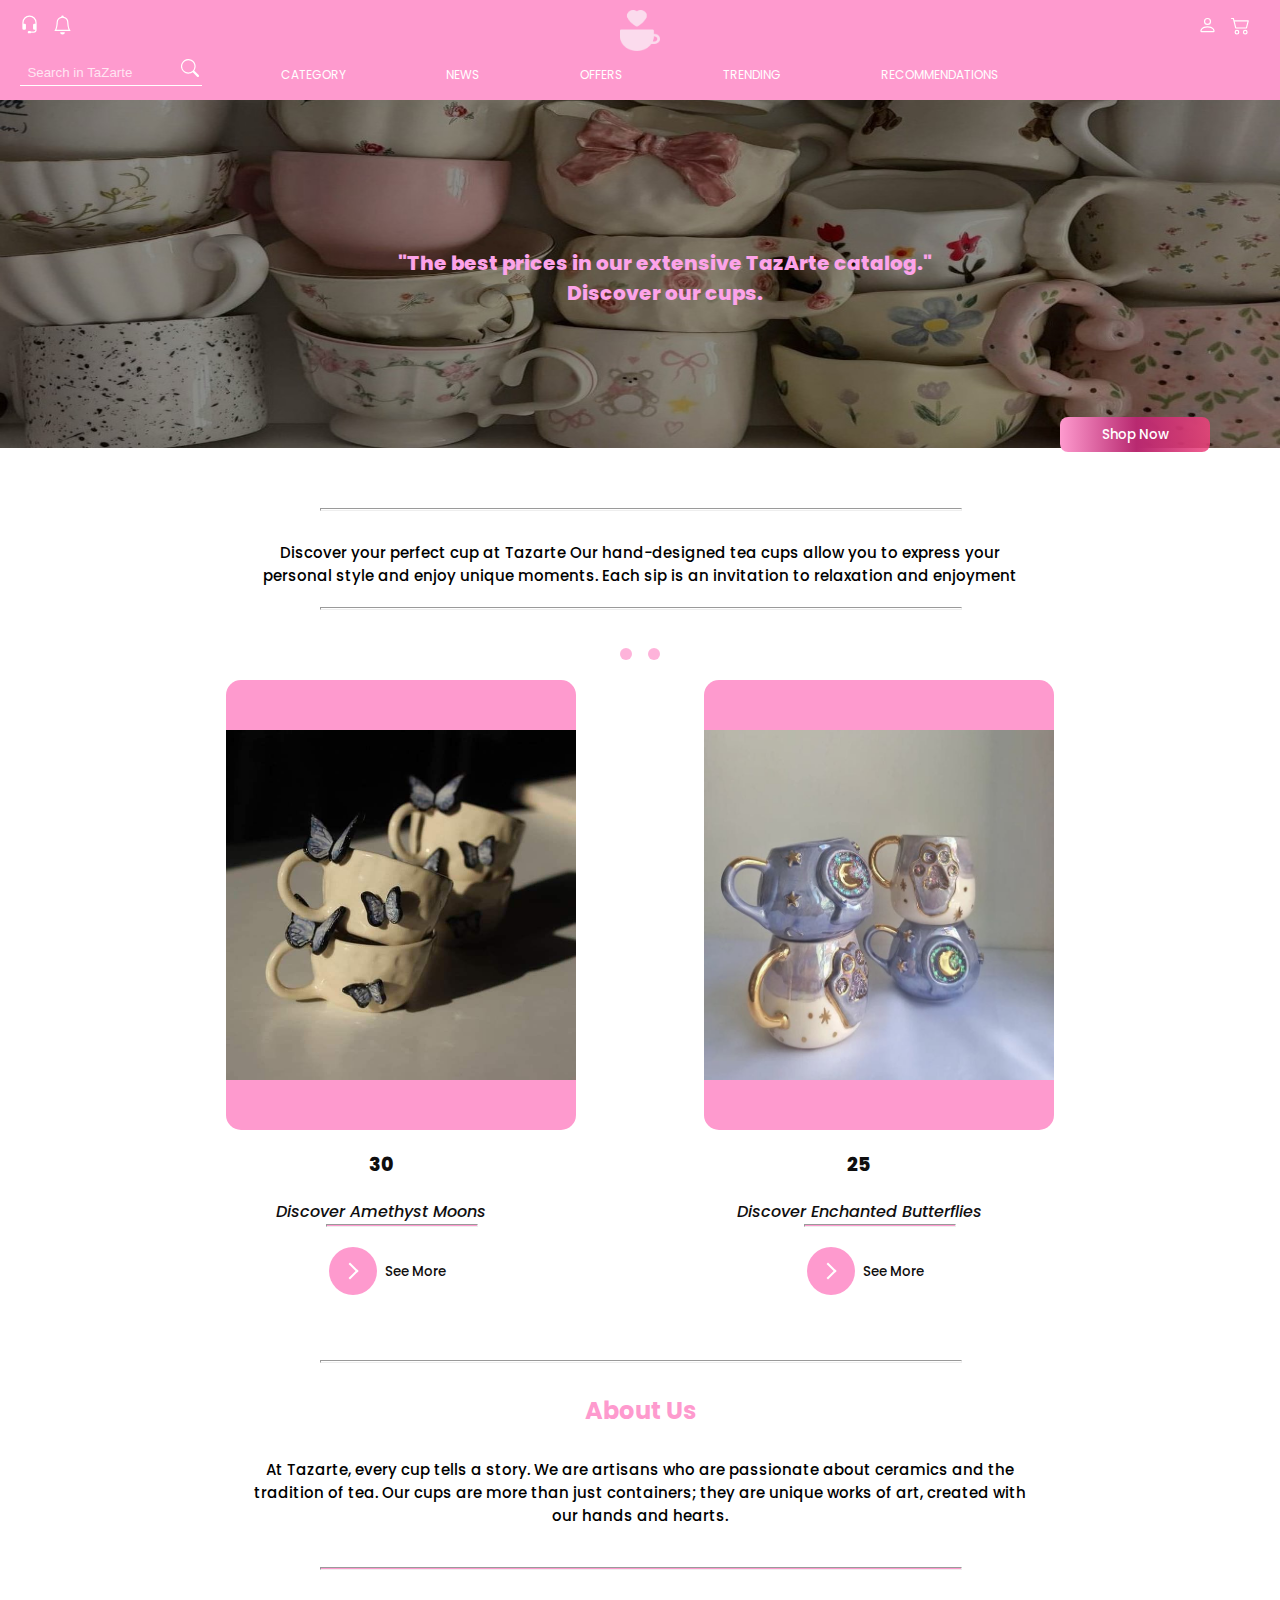
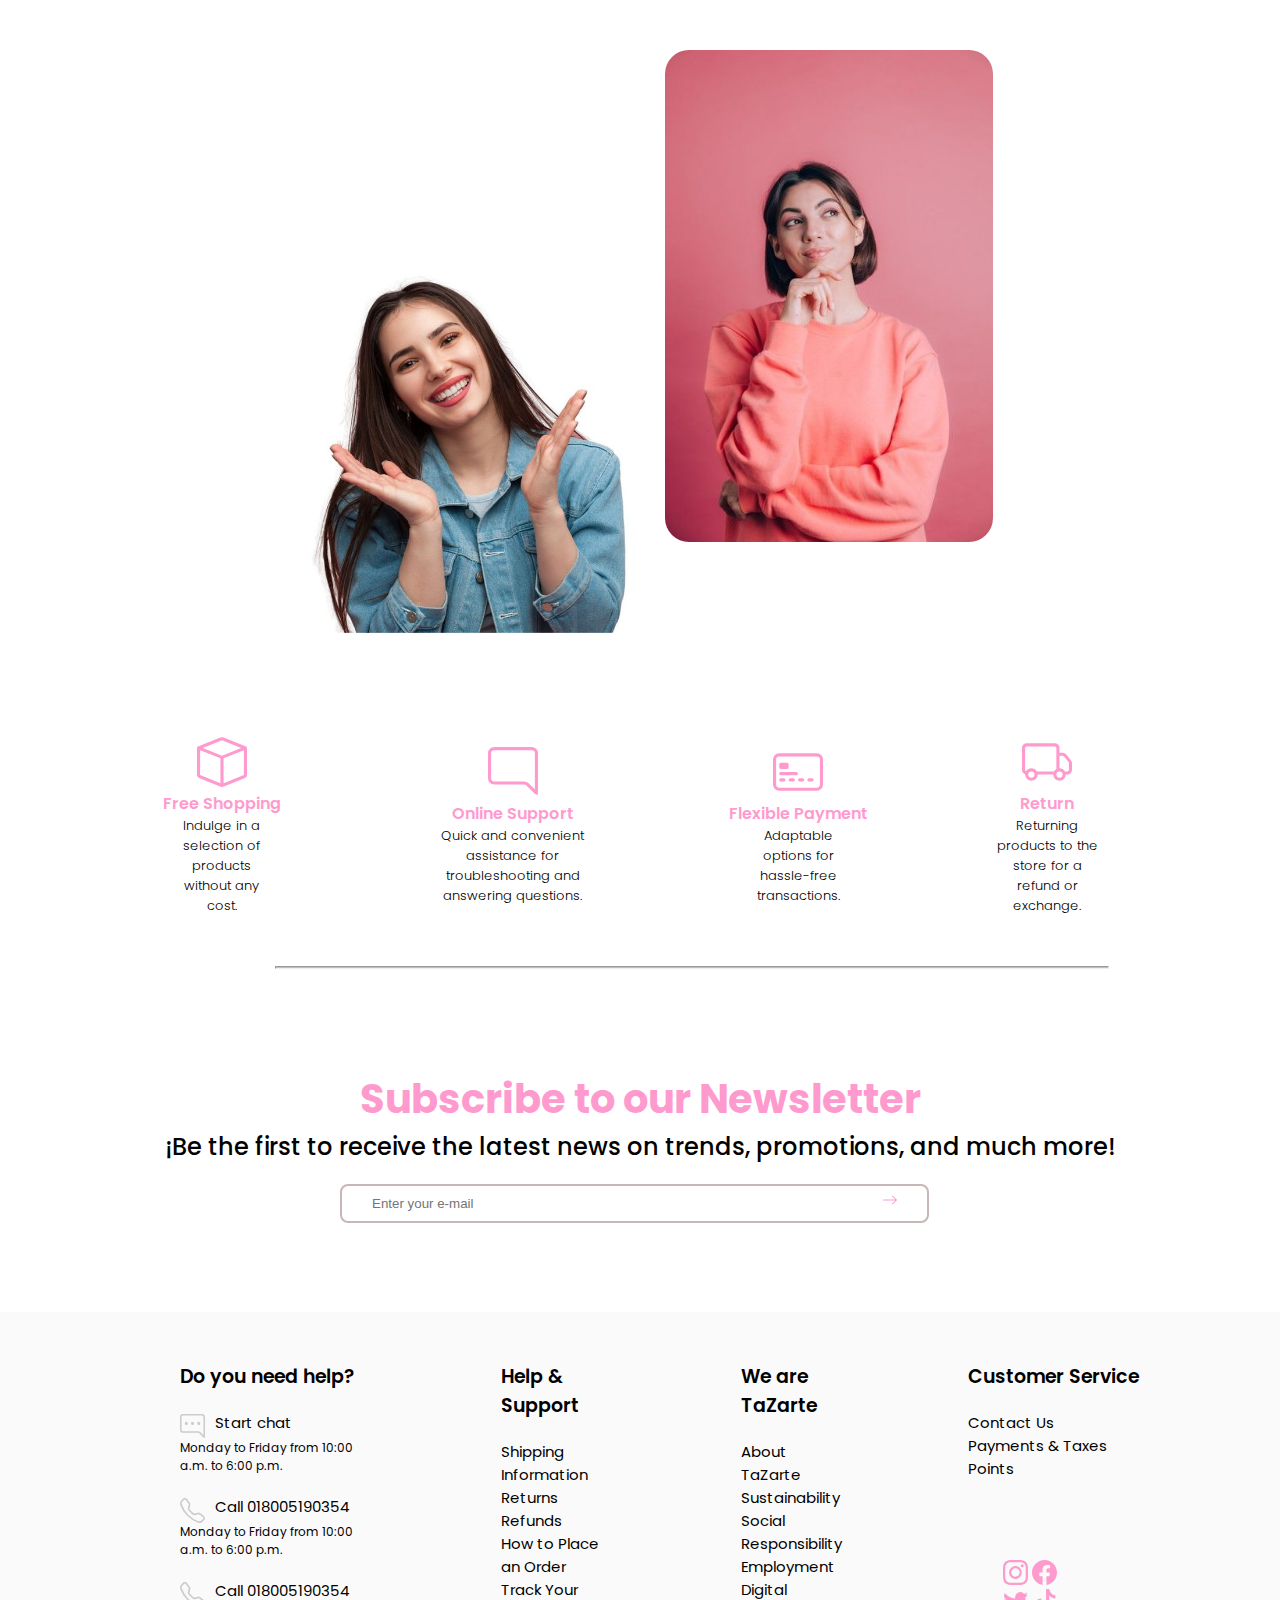
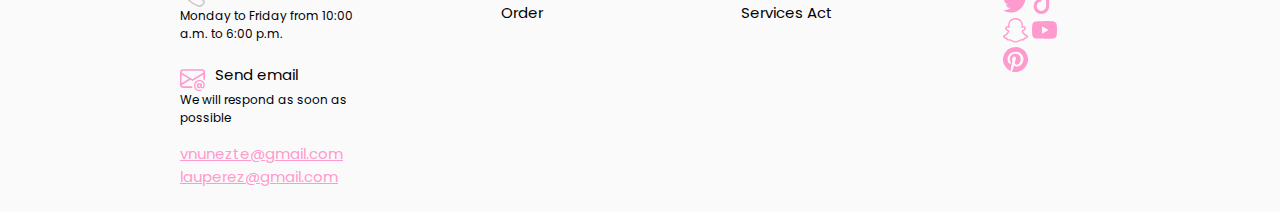
<file: Proyecto_Vane_Lau (2)/Proyecto_Vane_Lau/entrega 3/Entrega-3-JS-main/index.html>
<!DOCTYPE html>
<html lang="en">
<head>
    <meta charset="UTF-8">
    <meta name="viewport" content="width=device-width, initial-scale=1.0">
    <title>TazArte</title>
    <link rel="preconnect" href="https://fonts.googleapis.com">
    <link rel="preconnect" href="https://fonts.gstatic.com" crossorigin>
    <link href="https://fonts.googleapis.com/css2?family=Poppins:ital,wght@0,100;0,200;0,300;0,400;0,500;0,600;0,700;0,800;0,900;1,100;1,200;1,300;1,400;1,500;1,600;1,700;1,800;1,900&display=swap" rel="stylesheet">
    <link rel="stylesheet" href="Landingpage/index.css">
</head>
<body>
    <div class="informacion">
        <header> 
            <nav class="navigation"> 
                <div class="icons">
                    <div class="icon-service">
                        <svg xmlns="http://www.w3.org/2000/svg" width="16" height="16" fill="currentColor" class="bi bi-headset" viewBox="0 0 16 16">
                            <path d="M8 1a5 5 0 0 0-5 5v1h1a1 1 0 0 1 1 1v3a1 1 0 0 1-1 1H3a1 1 0 0 1-1-1V6a6 6 0 1 1 12 0v6a2.5 2.5 0 0 1-2.5 2.5H9.366a1 1 0 0 1-.866.5h-1a1 1 0 1 1 0-2h1a1 1 0 0 1 .866.5H11.5A1.5 1.5 0 0 0 13 12h-1a1 1 0 0 1-1-1V8a1 1 0 0 1 1-1h1V6a5 5 0 0 0-5-5"/>
                        </svg>
                        <svg xmlns="http://www.w3.org/2000/svg" width="16" height="16" fill="currentColor" class="bi bi-bell" viewBox="0 0 16 16">
                            <path d="M8 16a2 2 0 0 0 2-2H6a2 2 0 0 0 2 2M8 1.918l-.797.161A4 4 0 0 0 4 6c0 .628-.134 2.197-.459 3.742-.16.767-.376 1.566-.663 2.258h10.244c-.287-.692-.502-1.49-.663-2.258C12.134 8.197 12 6.628 12 6a4 4 0 0 0-3.203-3.92zM14.22 12c.223.447.481.801.78 1H1c.299-.199.557-.553.78-1C2.68 10.2 3 6.88 3 6c0-2.42 1.72-4.44 4.005-4.901a1 1 0 1 1 1.99 0A5 5 0 0 1 13 6c0 .88.32 4.2 1.22 6"/>
                        </svg>
                    </div>
                    <div class="logo">
                        <img onclick="redirectToIndex()" src="./Landingpage/CUSTOM-Group_1_.png"alt="logo">
                    </div> 
                    <div class="icon-user">
                        <svg onclick="redirectToLogin()" xmlns="http://www.w3.org/2000/svg" width="16" height="16" fill="currentColor" class="bi bi-person" viewBox="0 0 16 16">
                            <path d="M8 8a3 3 0 1 0 0-6 3 3 0 0 0 0 6m2-3a2 2 0 1 1-4 0 2 2 0 0 1 4 0m4 8c0 1-1 1-1 1H3s-1 0-1-1 1-4 6-4 6 3 6 4m-1-.004c-.001-.246-.154-.986-.832-1.664C11.516 10.68 10.289 10 8 10s-3.516.68-4.168 1.332c-.678.678-.83 1.418-.832 1.664z"/>
                        </svg>
                        <svg onclick="redirectToFavorite()" id="icono-carro" xmlns="http://www.w3.org/2000/svg" width="16" height="16" fill="currentColor" class="bi bi-cart2" viewBox="0 0 16 16">
                            <path d="M0 2.5A.5.5 0 0 1 .5 2H2a.5.5 0 0 1 .485.379L2.89 4H14.5a.5.5 0 0 1 .485.621l-1.5 6A.5.5 0 0 1 13 11H4a.5.5 0 0 1-.485-.379L1.61 3H.5a.5.5 0 0 1-.5-.5M3.14 5l1.25 5h8.22l1.25-5zM5 13a1 1 0 1 0 0 2 1 1 0 0 0 0-2m-2 1a2 2 0 1 1 4 0 2 2 0 0 1-4 0m9-1a1 1 0 1 0 0 2 1 1 0 0 0 0-2m-2 1a2 2 0 1 1 4 0 2 2 0 0 1-4 0"/>
                        </svg>
                    </div>   
                </div> 
                <div class="busqueda">  
                    <div class="menu">
                        <ul>
                            <li class="category"><a>Category</a>
                                <ul class="submenu"> 
                                    <li><a onclick="redirectToModerns()">Moderns</a></li>
                                    <li id="rings"><a onclick="redirectToFantasy()">Fantasy</a></li>
                                </ul>
                            </li>
                            <li><a onclick="redirectToNews()" href="#">News</a></li>
                            <li><a onclick="redirectToOffers()" href="#">Offers</a></li>
                            <li><a onclick="redirectToTrendings()" href="#">Trending</a></li>
                            <li><a onclick="redirectToRecommendatios()" href="#">Recommendations</a></li>
                        </ul>
                    </div> 
                    <div class="barra_busqueda">
                        <input type="text" placeholder="  Search in TaZarte">
                        <svg id="search" xmlns="http://www.w3.org/2000/svg" width="16" height="16" fill="currentColor" class="bi bi-search" viewBox="0 0 16 16">
                            <path d="M11.742 10.344a6.5 6.5 0 1 0-1.397 1.398h-.001q.044.06.098.115l3.85 3.85a1 1 0 0 0 1.415-1.414l-3.85-3.85a1 1 0 0 0-.115-.1zM12 6.5a5.5 5.5 0 1 1-11 0 5.5 5.5 0 0 1 11 0"/>
                        </svg>
                    </div>
                </div>  
            </nav>
        </header>
        <section class="container">
            <div class="slider-wrapperr">
                <div class="slider">
                    <img id="slide-1" src="./Landingpage/imagen1.1.jpeg" alt="">
                    <img id="slide-2" src="./Landingpage/imagen2.2.jpeg" alt="">
                    
                </div>
                <div class="button1">
                    <button onclick="redirectToMain()"><span></span>Shop Now</button>
                </div>
                <div class="slider-nav">
                    <a href="#slide-1"></a>
                    <a href="#slide-2"></a>
            
                </div>
            </div>  
            <p class="puclicity">"The best prices in our extensive TazArte catalog." <br>Discover our cups.</p>         
        </section>
        <div>
            <hr class="lineahorizontal">
            <p id="parrafo1">Discover your perfect cup at Tazarte Our hand-designed tea cups allow you to express your personal style and enjoy unique moments. Each sip is an invitation to relaxation and enjoyment </p>
            <hr id="linea">
        </div>
        <section class="Productos"  id="seccion-productos">
           
        </section> 
       
        <div class="about-us">
            <hr class="lineahorizontal" id="line2">
            <p id="title-us">About Us</p>
            <p id="parrafo2">At Tazarte, every cup tells a story. We are artisans who are passionate about ceramics and the tradition of tea. Our cups are more than just containers; they are unique works of art, created with our hands and hearts. </p>
            <hr id="linea2">
        </div>
        <section class="container2">
            <div class="card_container ">
                <article id="people-1" class="card_article">
                    <img class="card_ft" src="./Landingpage/persona.png" alt="">
                    <div class="card_data">
                        <span class="card_description">A passionate and knowledgeable tea specialist dedicated to providing an exceptional online experience for tea enthusiasts.</span>
                        <h2 class="card_title">Vanessa Nuñez</h2></h2>
                        <a href="#" class="card_button">Read More</a>
                    </div>
                </article>
                <article id="people-2" class="card_article">
                    <img class="card_ft" src="./Landingpage/persona2.png" alt="">
                    <div class="card_data">
                        <span class="card_description">A passionate customer experience specialist with a background in tea varieties and customer relations, committed to delivering an exceptional experience for our customers.</span>
                        <h2 class="card_title">Laura Perez</h2></h2>
                        <a href="#" class="card_button">Read More</a>
                    </div>
                </article>
                
            </div>

        </section>
        <section class="support">
            <div class="shopping">
                <svg xmlns="http://www.w3.org/2000/svg" width="16" height="16" fill="currentColor" class="bi bi-box" viewBox="0 0 16 16">
                    <path d="M8.186 1.113a.5.5 0 0 0-.372 0L1.846 3.5 8 5.961 14.154 3.5zM15 4.239l-6.5 2.6v7.922l6.5-2.6V4.24zM7.5 14.762V6.838L1 4.239v7.923zM7.443.184a1.5 1.5 0 0 1 1.114 0l7.129 2.852A.5.5 0 0 1 16 3.5v8.662a1 1 0 0 1-.629.928l-7.185 2.874a.5.5 0 0 1-.372 0L.63 13.09a1 1 0 0 1-.63-.928V3.5a.5.5 0 0 1 .314-.464z"/>
                </svg>
                <p class="titleshop">Free Shopping</p>
                <p class="description_shop">Indulge in a selection of products without any cost.</p>
            </div>
            <div class="target">
                <svg xmlns="http://www.w3.org/2000/svg" width="16" height="16" fill="currentColor" class="bi bi-chat-right" viewBox="0 0 16 16">
                    <path d="M2 1a1 1 0 0 0-1 1v8a1 1 0 0 0 1 1h9.586a2 2 0 0 1 1.414.586l2 2V2a1 1 0 0 0-1-1zm12-1a2 2 0 0 1 2 2v12.793a.5.5 0 0 1-.854.353l-2.853-2.853a1 1 0 0 0-.707-.293H2a2 2 0 0 1-2-2V2a2 2 0 0 1 2-2z"/>
                </svg>
                <p class="titleshop">Online Support</p>
                <p class="description_shop">Quick and convenient assistance for troubleshooting and answering questions.</p>
            </div>
            <div class="card">
                <svg xmlns="http://www.w3.org/2000/svg" width="16" height="16" fill="currentColor" class="bi bi-credit-card-2-front" viewBox="0 0 16 16">
                    <path d="M14 3a1 1 0 0 1 1 1v8a1 1 0 0 1-1 1H2a1 1 0 0 1-1-1V4a1 1 0 0 1 1-1zM2 2a2 2 0 0 0-2 2v8a2 2 0 0 0 2 2h12a2 2 0 0 0 2-2V4a2 2 0 0 0-2-2z"/>
                    <path d="M2 5.5a.5.5 0 0 1 .5-.5h2a.5.5 0 0 1 .5.5v1a.5.5 0 0 1-.5.5h-2a.5.5 0 0 1-.5-.5zm0 3a.5.5 0 0 1 .5-.5h5a.5.5 0 0 1 0 1h-5a.5.5 0 0 1-.5-.5m0 2a.5.5 0 0 1 .5-.5h1a.5.5 0 0 1 0 1h-1a.5.5 0 0 1-.5-.5m3 0a.5.5 0 0 1 .5-.5h1a.5.5 0 0 1 0 1h-1a.5.5 0 0 1-.5-.5m3 0a.5.5 0 0 1 .5-.5h1a.5.5 0 0 1 0 1h-1a.5.5 0 0 1-.5-.5m3 0a.5.5 0 0 1 .5-.5h1a.5.5 0 0 1 0 1h-1a.5.5 0 0 1-.5-.5"/>
                </svg>
                <p class="titleshop">Flexible Payment</p>
                <p class="description_shop">Adaptable options for hassle-free transactions.</p>
            </div>
            <div class="car">
                <svg xmlns="http://www.w3.org/2000/svg" width="16" height="16" fill="currentColor" class="bi bi-truck" viewBox="0 0 16 16">
                    <path d="M0 3.5A1.5 1.5 0 0 1 1.5 2h9A1.5 1.5 0 0 1 12 3.5V5h1.02a1.5 1.5 0 0 1 1.17.563l1.481 1.85a1.5 1.5 0 0 1 .329.938V10.5a1.5 1.5 0 0 1-1.5 1.5H14a2 2 0 1 1-4 0H5a2 2 0 1 1-3.998-.085A1.5 1.5 0 0 1 0 10.5zm1.294 7.456A2 2 0 0 1 4.732 11h5.536a2 2 0 0 1 .732-.732V3.5a.5.5 0 0 0-.5-.5h-9a.5.5 0 0 0-.5.5v7a.5.5 0 0 0 .294.456M12 10a2 2 0 0 1 1.732 1h.768a.5.5 0 0 0 .5-.5V8.35a.5.5 0 0 0-.11-.312l-1.48-1.85A.5.5 0 0 0 13.02 6H12zm-9 1a1 1 0 1 0 0 2 1 1 0 0 0 0-2m9 0a1 1 0 1 0 0 2 1 1 0 0 0 0-2"/>
                </svg>
                <p class="titleshop">Return</p>
                <p class="description_shop">Returning products to the store for a refund or exchange.</p>
            </div>
        </section>
        <hr id="linea3">
        <section class="events">
            <p id="newsletter">Subscribe to our Newsletter</p>
            <p id="trends-news">¡Be the first to receive the latest news on trends, promotions, and much more!</p>
            <form id="newsletterForm">
                <input id="forminpt" type="email" placeholder="Enter your e-mail">
            </form>
            
                <div class="icono-boton" id="submitBtn">
                    <svg xmlns="http://www.w3.org/2000/svg" width="16" height="16" fill="currentColor" class="bi bi-arrow-right" viewBox="0 0 16 16">
                        <path fill-rule="evenodd" d="M1 8a.5.5 0 0 1 .5-.5h11.793l-3.147-3.146a.5.5 0 0 1 .708-.708l4 4a.5.5 0 0 1 0 .708l-4 4a.5.5 0 0 1-.708-.708L13.293 8.5H1.5A.5.5 0 0 1 1 8"/>
                    </svg>
                </div>
            <p id="successMessage" style="display: none; color: #e69ec5;">Form submitted successfully!</p>
        </section>
        <footer>
            <div class="contact-1">
                <div>
                    <p class="title-contact">Do you need help?</p>
                    <div class="sub-contact">
                        <svg xmlns="http://www.w3.org/2000/svg" width="16" height="16" fill="currentColor" class="bi bi-chat-right-dots" viewBox="0 0 16 16">
                            <path d="M2 1a1 1 0 0 0-1 1v8a1 1 0 0 0 1 1h9.586a2 2 0 0 1 1.414.586l2 2V2a1 1 0 0 0-1-1zm12-1a2 2 0 0 1 2 2v12.793a.5.5 0 0 1-.854.353l-2.853-2.853a1 1 0 0 0-.707-.293H2a2 2 0 0 1-2-2V2a2 2 0 0 1 2-2z"/>
                            <path d="M5 6a1 1 0 1 1-2 0 1 1 0 0 1 2 0m4 0a1 1 0 1 1-2 0 1 1 0 0 1 2 0m4 0a1 1 0 1 1-2 0 1 1 0 0 1 2 0"/>
                        </svg>
                        <p class="subtitle">Start chat</p>
                    </div>
                    <p class="info">Monday to Friday from 10:00 a.m. to 6:00 p.m.</p>
                </div>
                <div class="sub-contact">
                    <svg xmlns="http://www.w3.org/2000/svg" width="16" height="16" fill="currentColor" class="bi bi-telephone" viewBox="0 0 16 16">
                        <path d="M3.654 1.328a.678.678 0 0 0-1.015-.063L1.605 2.3c-.483.484-.661 1.169-.45 1.77a17.6 17.6 0 0 0 4.168 6.608 17.6 17.6 0 0 0 6.608 4.168c.601.211 1.286.033 1.77-.45l1.034-1.034a.678.678 0 0 0-.063-1.015l-2.307-1.794a.68.68 0 0 0-.58-.122l-2.19.547a1.75 1.75 0 0 1-1.657-.459L5.482 8.062a1.75 1.75 0 0 1-.46-1.657l.548-2.19a.68.68 0 0 0-.122-.58zM1.884.511a1.745 1.745 0 0 1 2.612.163L6.29 2.98c.329.423.445.974.315 1.494l-.547 2.19a.68.68 0 0 0 .178.643l2.457 2.457a.68.68 0 0 0 .644.178l2.189-.547a1.75 1.75 0 0 1 1.494.315l2.306 1.794c.829.645.905 1.87.163 2.611l-1.034 1.034c-.74.74-1.846 1.065-2.877.702a18.6 18.6 0 0 1-7.01-4.42 18.6 18.6 0 0 1-4.42-7.009c-.362-1.03-.037-2.137.703-2.877z"/>
                    </svg>
                    <p class="subtitle">Call 018005190354</p>
                </div>
                <p class="info">Monday to Friday from 10:00 a.m. to 6:00 p.m.</p>
                <div class="sub-contact">
                    <svg xmlns="http://www.w3.org/2000/svg" width="16" height="16" fill="currentColor" class="bi bi-telephone" viewBox="0 0 16 16">
                        <path d="M3.654 1.328a.678.678 0 0 0-1.015-.063L1.605 2.3c-.483.484-.661 1.169-.45 1.77a17.6 17.6 0 0 0 4.168 6.608 17.6 17.6 0 0 0 6.608 4.168c.601.211 1.286.033 1.77-.45l1.034-1.034a.678.678 0 0 0-.063-1.015l-2.307-1.794a.68.68 0 0 0-.58-.122l-2.19.547a1.75 1.75 0 0 1-1.657-.459L5.482 8.062a1.75 1.75 0 0 1-.46-1.657l.548-2.19a.68.68 0 0 0-.122-.58zM1.884.511a1.745 1.745 0 0 1 2.612.163L6.29 2.98c.329.423.445.974.315 1.494l-.547 2.19a.68.68 0 0 0 .178.643l2.457 2.457a.68.68 0 0 0 .644.178l2.189-.547a1.75 1.75 0 0 1 1.494.315l2.306 1.794c.829.645.905 1.87.163 2.611l-1.034 1.034c-.74.74-1.846 1.065-2.877.702a18.6 18.6 0 0 1-7.01-4.42 18.6 18.6 0 0 1-4.42-7.009c-.362-1.03-.037-2.137.703-2.877z"/>
                    </svg>
                    <p class="subtitle">Call 018005190354</p>
                </div>
                <p class="info">Monday to Friday from 10:00 a.m. to 6:00 p.m.</p>
                <div class="sub-contact email">
                    <svg xmlns="http://www.w3.org/2000/svg" width="16" height="16" fill="currentColor" class="bi bi-envelope-at" viewBox="0 0 16 16">
                        <path d="M2 2a2 2 0 0 0-2 2v8.01A2 2 0 0 0 2 14h5.5a.5.5 0 0 0 0-1H2a1 1 0 0 1-.966-.741l5.64-3.471L8 9.583l7-4.2V8.5a.5.5 0 0 0 1 0V4a2 2 0 0 0-2-2zm3.708 6.208L1 11.105V5.383zM1 4.217V4a1 1 0 0 1 1-1h12a1 1 0 0 1 1 1v.217l-7 4.2z"/>
                        <path d="M14.247 14.269c1.01 0 1.587-.857 1.587-2.025v-.21C15.834 10.43 14.64 9 12.52 9h-.035C10.42 9 9 10.36 9 12.432v.214C9 14.82 10.438 16 12.358 16h.044c.594 0 1.018-.074 1.237-.175v-.73c-.245.11-.673.18-1.18.18h-.044c-1.334 0-2.571-.788-2.571-2.655v-.157c0-1.657 1.058-2.724 2.64-2.724h.04c1.535 0 2.484 1.05 2.484 2.326v.118c0 .975-.324 1.39-.639 1.39-.232 0-.41-.148-.41-.42v-2.19h-.906v.569h-.03c-.084-.298-.368-.63-.954-.63-.778 0-1.259.555-1.259 1.4v.528c0 .892.49 1.434 1.26 1.434.471 0 .896-.227 1.014-.643h.043c.118.42.617.648 1.12.648m-2.453-1.588v-.227c0-.546.227-.791.573-.791.297 0 .572.192.572.708v.367c0 .573-.253.744-.564.744-.354 0-.581-.215-.581-.8Z"/>
                    </svg>
                    <p class="subtitle">Send email</p>
                </div>
                <p class="info">We will respond as soon as possible</p>
                <a class="emails" href="#">vnunezte@gmail.com</a><br>
                <a class="emails" href="#">lauperez@gmail.com</a>
             </div>
             
             <div class="contact-2">
                <p class="title-contact">Help & Support</p>
                <div class="parraf">
                    <p>Shipping Information</p>
                    <p>Returns</p>
                    <p>Refunds</p>
                    <p>How to Place an Order</p>
                    <p>Track Your Order</p>
            </div>
             </div>
             <div class="contact-3">
                <p class="title-contact">We are TaZarte</p>
                <div class="parraf">
                    <p>About TaZarte</p>
                    <p>Sustainability</p>
                    <p>Social Responsibility</p>
                    <p>Employment</p>
                    <p>Digital Services Act</p>
            </div>
             </div>
             <div class="contact-4">
                <p class="title-contact">Customer Service</p>
                <div class="parraf">
                    <p>Contact Us</p>
                    <p>Payments & Taxes</p>
                    <p>Points</p>
                </div>
                <div class="icon-redsocial">
                    <svg xmlns="http://www.w3.org/2000/svg" width="16" height="16" fill="currentColor" class="bi bi-instagram" viewBox="0 0 16 16">
                        <path d="M8 0C5.829 0 5.556.01 4.703.048 3.85.088 3.269.222 2.76.42a3.9 3.9 0 0 0-1.417.923A3.9 3.9 0 0 0 .42 2.76C.222 3.268.087 3.85.048 4.7.01 5.555 0 5.827 0 8.001c0 2.172.01 2.444.048 3.297.04.852.174 1.433.372 1.942.205.526.478.972.923 1.417.444.445.89.719 1.416.923.51.198 1.09.333 1.942.372C5.555 15.99 5.827 16 8 16s2.444-.01 3.298-.048c.851-.04 1.434-.174 1.943-.372a3.9 3.9 0 0 0 1.416-.923c.445-.445.718-.891.923-1.417.197-.509.332-1.09.372-1.942C15.99 10.445 16 10.173 16 8s-.01-2.445-.048-3.299c-.04-.851-.175-1.433-.372-1.941a3.9 3.9 0 0 0-.923-1.417A3.9 3.9 0 0 0 13.24.42c-.51-.198-1.092-.333-1.943-.372C10.443.01 10.172 0 7.998 0zm-.717 1.442h.718c2.136 0 2.389.007 3.232.046.78.035 1.204.166 1.486.275.373.145.64.319.92.599s.453.546.598.92c.11.281.24.705.275 1.485.039.843.047 1.096.047 3.231s-.008 2.389-.047 3.232c-.035.78-.166 1.203-.275 1.485a2.5 2.5 0 0 1-.599.919c-.28.28-.546.453-.92.598-.28.11-.704.24-1.485.276-.843.038-1.096.047-3.232.047s-2.39-.009-3.233-.047c-.78-.036-1.203-.166-1.485-.276a2.5 2.5 0 0 1-.92-.598 2.5 2.5 0 0 1-.6-.92c-.109-.281-.24-.705-.275-1.485-.038-.843-.046-1.096-.046-3.233s.008-2.388.046-3.231c.036-.78.166-1.204.276-1.486.145-.373.319-.64.599-.92s.546-.453.92-.598c.282-.11.705-.24 1.485-.276.738-.034 1.024-.044 2.515-.045zm4.988 1.328a.96.96 0 1 0 0 1.92.96.96 0 0 0 0-1.92m-4.27 1.122a4.109 4.109 0 1 0 0 8.217 4.109 4.109 0 0 0 0-8.217m0 1.441a2.667 2.667 0 1 1 0 5.334 2.667 2.667 0 0 1 0-5.334"/>
                    </svg>
                    <svg xmlns="http://www.w3.org/2000/svg" width="16" height="16" fill="currentColor" class="bi bi-facebook" viewBox="0 0 16 16">
                        <path d="M16 8.049c0-4.446-3.582-8.05-8-8.05C3.58 0-.002 3.603-.002 8.05c0 4.017 2.926 7.347 6.75 7.951v-5.625h-2.03V8.05H6.75V6.275c0-2.017 1.195-3.131 3.022-3.131.876 0 1.791.157 1.791.157v1.98h-1.009c-.993 0-1.303.621-1.303 1.258v1.51h2.218l-.354 2.326H9.25V16c3.824-.604 6.75-3.934 6.75-7.951"/>
                    </svg>
                    <svg xmlns="http://www.w3.org/2000/svg" width="16" height="16" fill="currentColor" class="bi bi-twitter" viewBox="0 0 16 16">
                        <path d="M5.026 15c6.038 0 9.341-5.003 9.341-9.334q.002-.211-.006-.422A6.7 6.7 0 0 0 16 3.542a6.7 6.7 0 0 1-1.889.518 3.3 3.3 0 0 0 1.447-1.817 6.5 6.5 0 0 1-2.087.793A3.286 3.286 0 0 0 7.875 6.03a9.32 9.32 0 0 1-6.767-3.429 3.29 3.29 0 0 0 1.018 4.382A3.3 3.3 0 0 1 .64 6.575v.045a3.29 3.29 0 0 0 2.632 3.218 3.2 3.2 0 0 1-.865.115 3 3 0 0 1-.614-.057 3.28 3.28 0 0 0 3.067 2.277A6.6 6.6 0 0 1 .78 13.58a6 6 0 0 1-.78-.045A9.34 9.34 0 0 0 5.026 15"/>
                    </svg>
                    <svg xmlns="http://www.w3.org/2000/svg" width="16" height="16" fill="currentColor" class="bi bi-tiktok" viewBox="0 0 16 16">
                        <path d="M9 0h1.98c.144.715.54 1.617 1.235 2.512C12.895 3.389 13.797 4 15 4v2c-1.753 0-3.07-.814-4-1.829V11a5 5 0 1 1-5-5v2a3 3 0 1 0 3 3z"/>
                    </svg>
                    <svg xmlns="http://www.w3.org/2000/svg" width="16" height="16" fill="currentColor" class="bi bi-snapchat" viewBox="0 0 16 16">
                        <path d="M15.943 11.526c-.111-.303-.323-.465-.564-.599a1 1 0 0 0-.123-.064l-.219-.111c-.752-.399-1.339-.902-1.746-1.498a3.4 3.4 0 0 1-.3-.531c-.034-.1-.032-.156-.008-.207a.3.3 0 0 1 .097-.1c.129-.086.262-.173.352-.231.162-.104.289-.187.371-.245.309-.216.525-.446.66-.702a1.4 1.4 0 0 0 .069-1.16c-.205-.538-.713-.872-1.329-.872a1.8 1.8 0 0 0-.487.065c.006-.368-.002-.757-.035-1.139-.116-1.344-.587-2.048-1.077-2.61a4.3 4.3 0 0 0-1.095-.881C9.764.216 8.92 0 7.999 0s-1.76.216-2.505.641c-.412.232-.782.53-1.097.883-.49.562-.96 1.267-1.077 2.61-.033.382-.04.772-.036 1.138a1.8 1.8 0 0 0-.487-.065c-.615 0-1.124.335-1.328.873a1.4 1.4 0 0 0 .067 1.161c.136.256.352.486.66.701.082.058.21.14.371.246l.339.221a.4.4 0 0 1 .109.11c.026.053.027.11-.012.217a3.4 3.4 0 0 1-.295.52c-.398.583-.968 1.077-1.696 1.472-.385.204-.786.34-.955.8-.128.348-.044.743.28 1.075q.18.189.409.31a4.4 4.4 0 0 0 1 .4.7.7 0 0 1 .202.09c.118.104.102.26.259.488q.12.178.296.3c.33.229.701.243 1.095.258.355.014.758.03 1.217.18.19.064.389.186.618.328.55.338 1.305.802 2.566.802 1.262 0 2.02-.466 2.576-.806.227-.14.424-.26.609-.321.46-.152.863-.168 1.218-.181.393-.015.764-.03 1.095-.258a1.14 1.14 0 0 0 .336-.368c.114-.192.11-.327.217-.42a.6.6 0 0 1 .19-.087 4.5 4.5 0 0 0 1.014-.404c.16-.087.306-.2.429-.336l.004-.005c.304-.325.38-.709.256-1.047m-1.121.602c-.684.378-1.139.337-1.493.565-.3.193-.122.61-.34.76-.269.186-1.061-.012-2.085.326-.845.279-1.384 1.082-2.903 1.082s-2.045-.801-2.904-1.084c-1.022-.338-1.816-.14-2.084-.325-.218-.15-.041-.568-.341-.761-.354-.228-.809-.187-1.492-.563-.436-.24-.189-.39-.044-.46 2.478-1.199 2.873-3.05 2.89-3.188.022-.166.045-.297-.138-.466-.177-.164-.962-.65-1.18-.802-.36-.252-.52-.503-.402-.812.082-.214.281-.295.49-.295a1 1 0 0 1 .197.022c.396.086.78.285 1.002.338q.04.01.082.011c.118 0 .16-.06.152-.195-.026-.433-.087-1.277-.019-2.066.094-1.084.444-1.622.859-2.097.2-.229 1.137-1.22 2.93-1.22 1.792 0 2.732.987 2.931 1.215.416.475.766 1.013.859 2.098.068.788.009 1.632-.019 2.065-.01.142.034.195.152.195a.4.4 0 0 0 .082-.01c.222-.054.607-.253 1.002-.338a1 1 0 0 1 .197-.023c.21 0 .409.082.49.295.117.309-.04.56-.401.812-.218.152-1.003.638-1.18.802-.184.169-.16.3-.139.466.018.14.413 1.991 2.89 3.189.147.073.394.222-.041.464"/>
                    </svg>
                    <svg xmlns="http://www.w3.org/2000/svg" width="16" height="16" fill="currentColor" class="bi bi-youtube" viewBox="0 0 16 16">
                        <path d="M8.051 1.999h.089c.822.003 4.987.033 6.11.335a2.01 2.01 0 0 1 1.415 1.42c.101.38.172.883.22 1.402l.01.104.022.26.008.104c.065.914.073 1.77.074 1.957v.075c-.001.194-.01 1.108-.082 2.06l-.008.105-.009.104c-.05.572-.124 1.14-.235 1.558a2.01 2.01 0 0 1-1.415 1.42c-1.16.312-5.569.334-6.18.335h-.142c-.309 0-1.587-.006-2.927-.052l-.17-.006-.087-.004-.171-.007-.171-.007c-1.11-.049-2.167-.128-2.654-.26a2.01 2.01 0 0 1-1.415-1.419c-.111-.417-.185-.986-.235-1.558L.09 9.82l-.008-.104A31 31 0 0 1 0 7.68v-.123c.002-.215.01-.958.064-1.778l.007-.103.003-.052.008-.104.022-.26.01-.104c.048-.519.119-1.023.22-1.402a2.01 2.01 0 0 1 1.415-1.42c.487-.13 1.544-.21 2.654-.26l.17-.007.172-.006.086-.003.171-.007A100 100 0 0 1 7.858 2zM6.4 5.209v4.818l4.157-2.408z"/>
                    </svg>
                    <svg xmlns="http://www.w3.org/2000/svg" width="16" height="16" fill="currentColor" class="bi bi-pinterest" viewBox="0 0 16 16">
                        <path d="M8 0a8 8 0 0 0-2.915 15.452c-.07-.633-.134-1.606.027-2.297.146-.625.938-3.977.938-3.977s-.239-.479-.239-1.187c0-1.113.645-1.943 1.448-1.943.682 0 1.012.512 1.012 1.127 0 .686-.437 1.712-.663 2.663-.188.796.4 1.446 1.185 1.446 1.422 0 2.515-1.5 2.515-3.664 0-1.915-1.377-3.254-3.342-3.254-2.276 0-3.612 1.707-3.612 3.471 0 .688.265 1.425.595 1.826a.24.24 0 0 1 .056.23c-.061.252-.196.796-.222.907-.035.146-.116.177-.268.107-1-.465-1.624-1.926-1.624-3.1 0-2.523 1.834-4.84 5.286-4.84 2.775 0 4.932 1.977 4.932 4.62 0 2.757-1.739 4.976-4.151 4.976-.811 0-1.573-.421-1.834-.919l-.498 1.902c-.181.695-.669 1.566-.995 2.097A8 8 0 1 0 8 0"/>
                    </svg>
                </div>
    
             </div>
        </footer>
    </div>  
    <script src="data.js"></script>
    <script src="./Landingpage/product.js"></script>
    <script src="./Landingpage/index.js"></script>
</body>
</html>
</file>
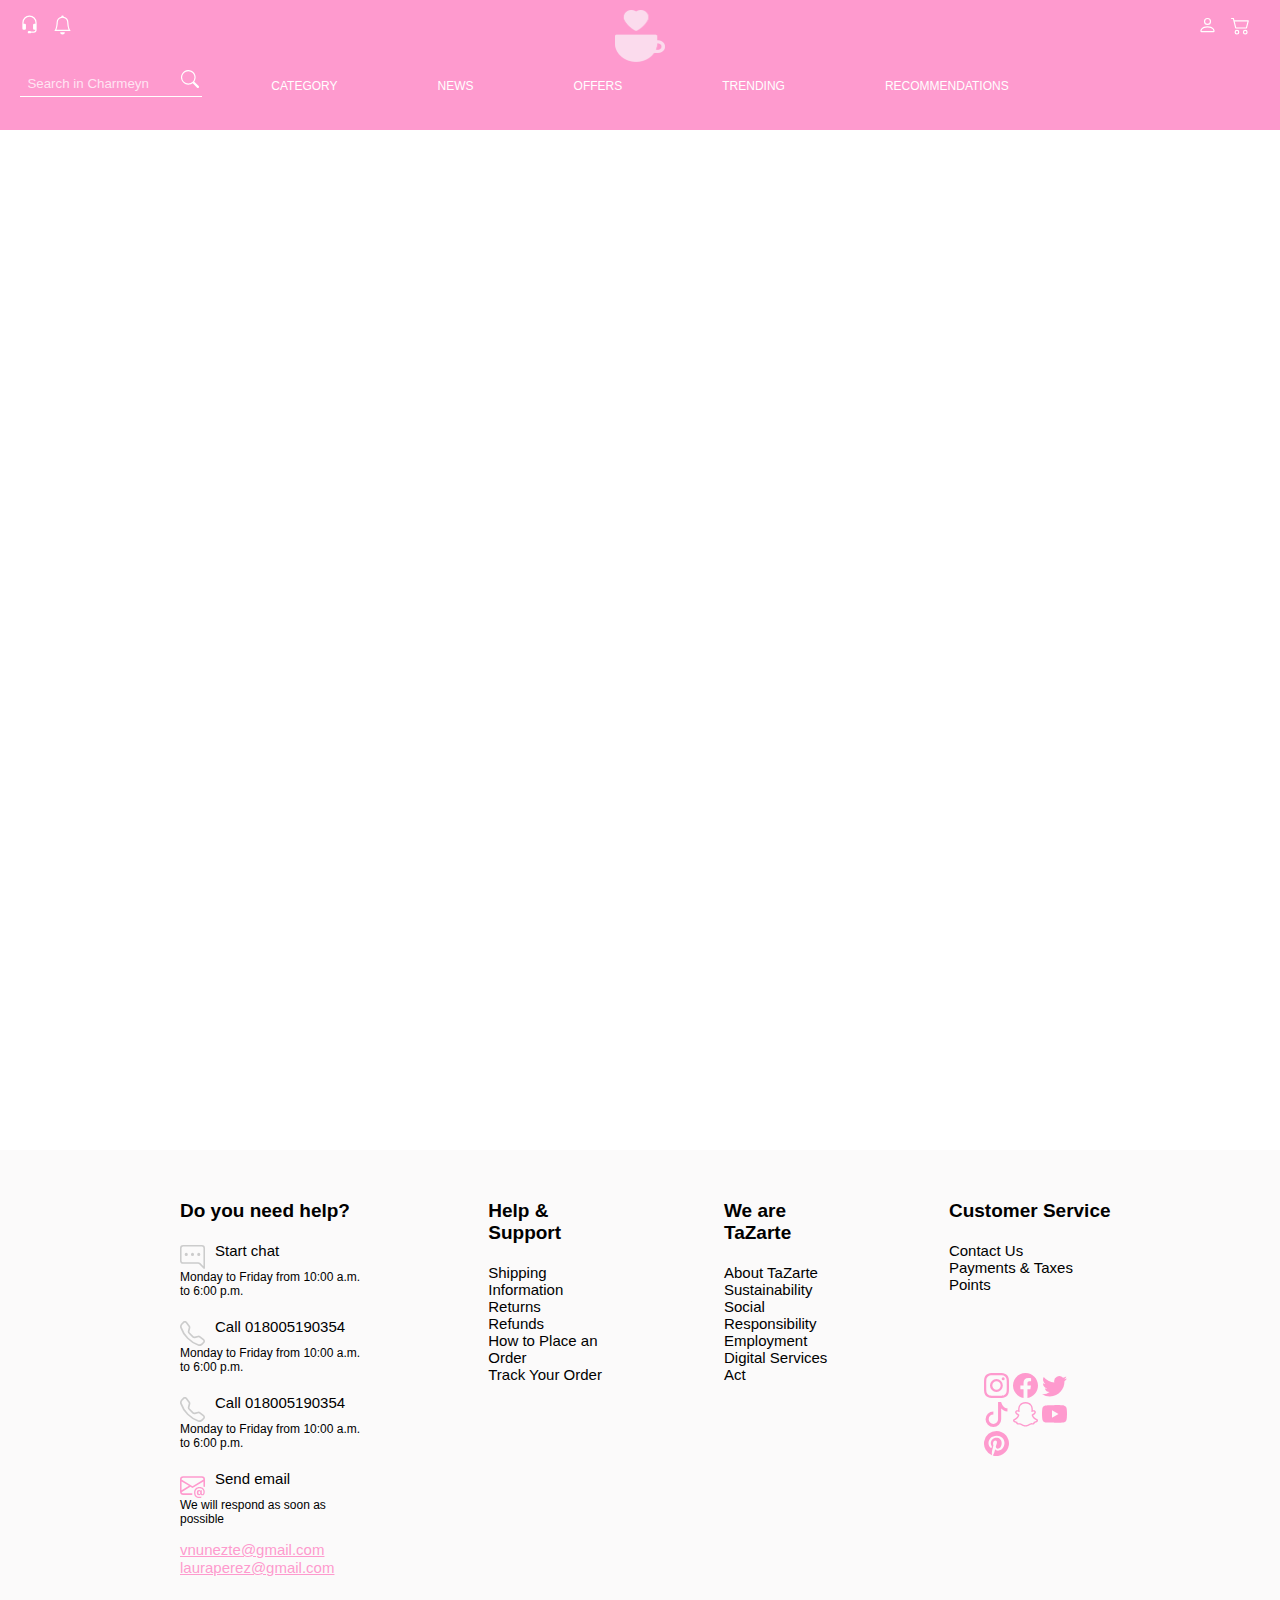
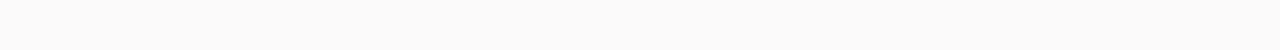
<file: Proyecto_Vane_Lau (2)/Proyecto_Vane_Lau/entrega 3/Entrega-3-JS-main/Detalle/detalle.html>
<!DOCTYPE html>
<html lang="en">
<head>
    <meta charset="UTF-8">
    <meta name="viewport" content="width=device-width, initial-scale=1.0">
    <title>TaZarte</title>
    <link rel="stylesheet" href="detalle.css">
</head>
<body>
    <header>
        <nav class="navigation"> 
            <div class="icons">
                <div class="icon-service">
                    <svg xmlns="http://www.w3.org/2000/svg" width="16" height="16" fill="currentColor" class="bi bi-headset" viewBox="0 0 16 16">
                        <path d="M8 1a5 5 0 0 0-5 5v1h1a1 1 0 0 1 1 1v3a1 1 0 0 1-1 1H3a1 1 0 0 1-1-1V6a6 6 0 1 1 12 0v6a2.5 2.5 0 0 1-2.5 2.5H9.366a1 1 0 0 1-.866.5h-1a1 1 0 1 1 0-2h1a1 1 0 0 1 .866.5H11.5A1.5 1.5 0 0 0 13 12h-1a1 1 0 0 1-1-1V8a1 1 0 0 1 1-1h1V6a5 5 0 0 0-5-5"/>
                    </svg>
                    <svg xmlns="http://www.w3.org/2000/svg" width="16" height="16" fill="currentColor" class="bi bi-bell" viewBox="0 0 16 16">
                        <path d="M8 16a2 2 0 0 0 2-2H6a2 2 0 0 0 2 2M8 1.918l-.797.161A4 4 0 0 0 4 6c0 .628-.134 2.197-.459 3.742-.16.767-.376 1.566-.663 2.258h10.244c-.287-.692-.502-1.49-.663-2.258C12.134 8.197 12 6.628 12 6a4 4 0 0 0-3.203-3.92zM14.22 12c.223.447.481.801.78 1H1c.299-.199.557-.553.78-1C2.68 10.2 3 6.88 3 6c0-2.42 1.72-4.44 4.005-4.901a1 1 0 1 1 1.99 0A5 5 0 0 1 13 6c0 .88.32 4.2 1.22 6"/>
                    </svg>
                </div>
                <div class="logo">
                    <img onclick="redirectToIndex()" src="../Landingpage/CUSTOM-Group_1_.png"alt="logo">
                </div> 
                <div class="icon-user">
                    <svg onclick="redirectToMyAccount()" xmlns="http://www.w3.org/2000/svg" width="16" height="16" fill="currentColor" class="bi bi-person" viewBox="0 0 16 16">
                        <path d="M8 8a3 3 0 1 0 0-6 3 3 0 0 0 0 6m2-3a2 2 0 1 1-4 0 2 2 0 0 1 4 0m4 8c0 1-1 1-1 1H3s-1 0-1-1 1-4 6-4 6 3 6 4m-1-.004c-.001-.246-.154-.986-.832-1.664C11.516 10.68 10.289 10 8 10s-3.516.68-4.168 1.332c-.678.678-.83 1.418-.832 1.664z"/>
                    </svg>
                    <svg onclick="redirectToFavorite()" id="icono-carro" xmlns="http://www.w3.org/2000/svg" width="16" height="16" fill="currentColor" class="bi bi-cart2" viewBox="0 0 16 16">
                        <path d="M0 2.5A.5.5 0 0 1 .5 2H2a.5.5 0 0 1 .485.379L2.89 4H14.5a.5.5 0 0 1 .485.621l-1.5 6A.5.5 0 0 1 13 11H4a.5.5 0 0 1-.485-.379L1.61 3H.5a.5.5 0 0 1-.5-.5M3.14 5l1.25 5h8.22l1.25-5zM5 13a1 1 0 1 0 0 2 1 1 0 0 0 0-2m-2 1a2 2 0 1 1 4 0 2 2 0 0 1-4 0m9-1a1 1 0 1 0 0 2 1 1 0 0 0 0-2m-2 1a2 2 0 1 1 4 0 2 2 0 0 1-4 0"/>
                    </svg> 
                </div>   
            </div> 
            <div class="busqueda">  
                <div class="menu">
                    <ul>
                        <li class="category"><a href="#">Category</a>
                            <ul class="submenu"> 
                                <li><a onclick="redirectToModerns()" href="#">Moderns</a></li>
                                <li id="rings"><a onclick="redirectToFantasy()" href="#">Fantasy</a></li>
                            </ul>
                        </li>
                        <li><a onclick="redirectToNews()" href="#">News</a></li>
                        <li><a onclick="redirectToOffers()" href="#">Offers</a></li>
                        <li><a onclick="redirectToTrending()" href="#">Trending</a></li>
                        <li><a onclick="redirectToRecommendations()" href="#">Recommendations</a></li>
                    </ul>
                </div> 
                <div class="barra_busqueda">
                    <input type="text" placeholder="  Search in Charmeyn">
                    <svg id="search" xmlns="http://www.w3.org/2000/svg" width="16" height="16" fill="currentColor" class="bi bi-search" viewBox="0 0 16 16">
                        <path d="M11.742 10.344a6.5 6.5 0 1 0-1.397 1.398h-.001q.044.06.098.115l3.85 3.85a1 1 0 0 0 1.415-1.414l-3.85-3.85a1 1 0 0 0-.115-.1zM12 6.5a5.5 5.5 0 1 1-11 0 5.5 5.5 0 0 1 11 0"/>
                    </svg>
                </div>
            </div>  
        </nav>
    </header>
    <div class="contenedor-imagen-info">
        

    </div>
    <footer>
        <div class="contact-1">
            <div>
                <p class="title-contact">Do you need help?</p>
                <div class="sub-contact">
                    <svg xmlns="http://www.w3.org/2000/svg" width="16" height="16" fill="currentColor" class="bi bi-chat-right-dots" viewBox="0 0 16 16">
                        <path d="M2 1a1 1 0 0 0-1 1v8a1 1 0 0 0 1 1h9.586a2 2 0 0 1 1.414.586l2 2V2a1 1 0 0 0-1-1zm12-1a2 2 0 0 1 2 2v12.793a.5.5 0 0 1-.854.353l-2.853-2.853a1 1 0 0 0-.707-.293H2a2 2 0 0 1-2-2V2a2 2 0 0 1 2-2z"/>
                        <path d="M5 6a1 1 0 1 1-2 0 1 1 0 0 1 2 0m4 0a1 1 0 1 1-2 0 1 1 0 0 1 2 0m4 0a1 1 0 1 1-2 0 1 1 0 0 1 2 0"/>
                    </svg>
                    <p class="subtitle">Start chat</p>
                </div>
                <p class="info">Monday to Friday from 10:00 a.m. to 6:00 p.m.</p>
            </div>
            <div class="sub-contact">
                <svg xmlns="http://www.w3.org/2000/svg" width="16" height="16" fill="currentColor" class="bi bi-telephone" viewBox="0 0 16 16">
                    <path d="M3.654 1.328a.678.678 0 0 0-1.015-.063L1.605 2.3c-.483.484-.661 1.169-.45 1.77a17.6 17.6 0 0 0 4.168 6.608 17.6 17.6 0 0 0 6.608 4.168c.601.211 1.286.033 1.77-.45l1.034-1.034a.678.678 0 0 0-.063-1.015l-2.307-1.794a.68.68 0 0 0-.58-.122l-2.19.547a1.75 1.75 0 0 1-1.657-.459L5.482 8.062a1.75 1.75 0 0 1-.46-1.657l.548-2.19a.68.68 0 0 0-.122-.58zM1.884.511a1.745 1.745 0 0 1 2.612.163L6.29 2.98c.329.423.445.974.315 1.494l-.547 2.19a.68.68 0 0 0 .178.643l2.457 2.457a.68.68 0 0 0 .644.178l2.189-.547a1.75 1.75 0 0 1 1.494.315l2.306 1.794c.829.645.905 1.87.163 2.611l-1.034 1.034c-.74.74-1.846 1.065-2.877.702a18.6 18.6 0 0 1-7.01-4.42 18.6 18.6 0 0 1-4.42-7.009c-.362-1.03-.037-2.137.703-2.877z"/>
                </svg>
                <p class="subtitle">Call 018005190354</p>
            </div>
            <p class="info">Monday to Friday from 10:00 a.m. to 6:00 p.m.</p>
            <div class="sub-contact">
                <svg xmlns="http://www.w3.org/2000/svg" width="16" height="16" fill="currentColor" class="bi bi-telephone" viewBox="0 0 16 16">
                    <path d="M3.654 1.328a.678.678 0 0 0-1.015-.063L1.605 2.3c-.483.484-.661 1.169-.45 1.77a17.6 17.6 0 0 0 4.168 6.608 17.6 17.6 0 0 0 6.608 4.168c.601.211 1.286.033 1.77-.45l1.034-1.034a.678.678 0 0 0-.063-1.015l-2.307-1.794a.68.68 0 0 0-.58-.122l-2.19.547a1.75 1.75 0 0 1-1.657-.459L5.482 8.062a1.75 1.75 0 0 1-.46-1.657l.548-2.19a.68.68 0 0 0-.122-.58zM1.884.511a1.745 1.745 0 0 1 2.612.163L6.29 2.98c.329.423.445.974.315 1.494l-.547 2.19a.68.68 0 0 0 .178.643l2.457 2.457a.68.68 0 0 0 .644.178l2.189-.547a1.75 1.75 0 0 1 1.494.315l2.306 1.794c.829.645.905 1.87.163 2.611l-1.034 1.034c-.74.74-1.846 1.065-2.877.702a18.6 18.6 0 0 1-7.01-4.42 18.6 18.6 0 0 1-4.42-7.009c-.362-1.03-.037-2.137.703-2.877z"/>
                </svg>
                <p class="subtitle">Call 018005190354</p>
            </div>
            <p class="info">Monday to Friday from 10:00 a.m. to 6:00 p.m.</p>
            <div class="sub-contact email">
                <svg xmlns="http://www.w3.org/2000/svg" width="16" height="16" fill="currentColor" class="bi bi-envelope-at" viewBox="0 0 16 16">
                    <path d="M2 2a2 2 0 0 0-2 2v8.01A2 2 0 0 0 2 14h5.5a.5.5 0 0 0 0-1H2a1 1 0 0 1-.966-.741l5.64-3.471L8 9.583l7-4.2V8.5a.5.5 0 0 0 1 0V4a2 2 0 0 0-2-2zm3.708 6.208L1 11.105V5.383zM1 4.217V4a1 1 0 0 1 1-1h12a1 1 0 0 1 1 1v.217l-7 4.2z"/>
                    <path d="M14.247 14.269c1.01 0 1.587-.857 1.587-2.025v-.21C15.834 10.43 14.64 9 12.52 9h-.035C10.42 9 9 10.36 9 12.432v.214C9 14.82 10.438 16 12.358 16h.044c.594 0 1.018-.074 1.237-.175v-.73c-.245.11-.673.18-1.18.18h-.044c-1.334 0-2.571-.788-2.571-2.655v-.157c0-1.657 1.058-2.724 2.64-2.724h.04c1.535 0 2.484 1.05 2.484 2.326v.118c0 .975-.324 1.39-.639 1.39-.232 0-.41-.148-.41-.42v-2.19h-.906v.569h-.03c-.084-.298-.368-.63-.954-.63-.778 0-1.259.555-1.259 1.4v.528c0 .892.49 1.434 1.26 1.434.471 0 .896-.227 1.014-.643h.043c.118.42.617.648 1.12.648m-2.453-1.588v-.227c0-.546.227-.791.573-.791.297 0 .572.192.572.708v.367c0 .573-.253.744-.564.744-.354 0-.581-.215-.581-.8Z"/>
                </svg>
                <p class="subtitle">Send email</p>
            </div>
            <p class="info">We will respond as soon as possible</p>
            <a class="emails" href="#">vnunezte@gmail.com</a><br>
            <a class="emails" href="#">lauraperez@gmail.com</a>
         </div>
         
         <div class="contact-2">
            <p class="title-contact">Help & Support</p>
            <div class="parraf">
                <p>Shipping Information</p>
                <p>Returns</p>
                <p>Refunds</p>
                <p>How to Place an Order</p>
                <p>Track Your Order</p>
        </div>
         </div>
         <div class="contact-3">
            <p class="title-contact">We are TaZarte</p>
            <div class="parraf">
                <p>About TaZarte</p>
                <p>Sustainability</p>
                <p>Social Responsibility</p>
                <p>Employment</p>
                <p>Digital Services Act</p>
        </div>
         </div>
         <div class="contact-4">
            <p class="title-contact">Customer Service</p>
            <div class="parraf">
                <p>Contact Us</p>
                <p>Payments & Taxes</p>
                <p>Points</p>
            </div>
            <div class="icon-redsocial">
                <svg xmlns="http://www.w3.org/2000/svg" width="16" height="16" fill="currentColor" class="bi bi-instagram" viewBox="0 0 16 16">
                    <path d="M8 0C5.829 0 5.556.01 4.703.048 3.85.088 3.269.222 2.76.42a3.9 3.9 0 0 0-1.417.923A3.9 3.9 0 0 0 .42 2.76C.222 3.268.087 3.85.048 4.7.01 5.555 0 5.827 0 8.001c0 2.172.01 2.444.048 3.297.04.852.174 1.433.372 1.942.205.526.478.972.923 1.417.444.445.89.719 1.416.923.51.198 1.09.333 1.942.372C5.555 15.99 5.827 16 8 16s2.444-.01 3.298-.048c.851-.04 1.434-.174 1.943-.372a3.9 3.9 0 0 0 1.416-.923c.445-.445.718-.891.923-1.417.197-.509.332-1.09.372-1.942C15.99 10.445 16 10.173 16 8s-.01-2.445-.048-3.299c-.04-.851-.175-1.433-.372-1.941a3.9 3.9 0 0 0-.923-1.417A3.9 3.9 0 0 0 13.24.42c-.51-.198-1.092-.333-1.943-.372C10.443.01 10.172 0 7.998 0zm-.717 1.442h.718c2.136 0 2.389.007 3.232.046.78.035 1.204.166 1.486.275.373.145.64.319.92.599s.453.546.598.92c.11.281.24.705.275 1.485.039.843.047 1.096.047 3.231s-.008 2.389-.047 3.232c-.035.78-.166 1.203-.275 1.485a2.5 2.5 0 0 1-.599.919c-.28.28-.546.453-.92.598-.28.11-.704.24-1.485.276-.843.038-1.096.047-3.232.047s-2.39-.009-3.233-.047c-.78-.036-1.203-.166-1.485-.276a2.5 2.5 0 0 1-.92-.598 2.5 2.5 0 0 1-.6-.92c-.109-.281-.24-.705-.275-1.485-.038-.843-.046-1.096-.046-3.233s.008-2.388.046-3.231c.036-.78.166-1.204.276-1.486.145-.373.319-.64.599-.92s.546-.453.92-.598c.282-.11.705-.24 1.485-.276.738-.034 1.024-.044 2.515-.045zm4.988 1.328a.96.96 0 1 0 0 1.92.96.96 0 0 0 0-1.92m-4.27 1.122a4.109 4.109 0 1 0 0 8.217 4.109 4.109 0 0 0 0-8.217m0 1.441a2.667 2.667 0 1 1 0 5.334 2.667 2.667 0 0 1 0-5.334"/>
                </svg>
                <svg xmlns="http://www.w3.org/2000/svg" width="16" height="16" fill="currentColor" class="bi bi-facebook" viewBox="0 0 16 16">
                    <path d="M16 8.049c0-4.446-3.582-8.05-8-8.05C3.58 0-.002 3.603-.002 8.05c0 4.017 2.926 7.347 6.75 7.951v-5.625h-2.03V8.05H6.75V6.275c0-2.017 1.195-3.131 3.022-3.131.876 0 1.791.157 1.791.157v1.98h-1.009c-.993 0-1.303.621-1.303 1.258v1.51h2.218l-.354 2.326H9.25V16c3.824-.604 6.75-3.934 6.75-7.951"/>
                </svg>
                <svg xmlns="http://www.w3.org/2000/svg" width="16" height="16" fill="currentColor" class="bi bi-twitter" viewBox="0 0 16 16">
                    <path d="M5.026 15c6.038 0 9.341-5.003 9.341-9.334q.002-.211-.006-.422A6.7 6.7 0 0 0 16 3.542a6.7 6.7 0 0 1-1.889.518 3.3 3.3 0 0 0 1.447-1.817 6.5 6.5 0 0 1-2.087.793A3.286 3.286 0 0 0 7.875 6.03a9.32 9.32 0 0 1-6.767-3.429 3.29 3.29 0 0 0 1.018 4.382A3.3 3.3 0 0 1 .64 6.575v.045a3.29 3.29 0 0 0 2.632 3.218 3.2 3.2 0 0 1-.865.115 3 3 0 0 1-.614-.057 3.28 3.28 0 0 0 3.067 2.277A6.6 6.6 0 0 1 .78 13.58a6 6 0 0 1-.78-.045A9.34 9.34 0 0 0 5.026 15"/>
                </svg>
                <svg xmlns="http://www.w3.org/2000/svg" width="16" height="16" fill="currentColor" class="bi bi-tiktok" viewBox="0 0 16 16">
                    <path d="M9 0h1.98c.144.715.54 1.617 1.235 2.512C12.895 3.389 13.797 4 15 4v2c-1.753 0-3.07-.814-4-1.829V11a5 5 0 1 1-5-5v2a3 3 0 1 0 3 3z"/>
                </svg>
                <svg xmlns="http://www.w3.org/2000/svg" width="16" height="16" fill="currentColor" class="bi bi-snapchat" viewBox="0 0 16 16">
                    <path d="M15.943 11.526c-.111-.303-.323-.465-.564-.599a1 1 0 0 0-.123-.064l-.219-.111c-.752-.399-1.339-.902-1.746-1.498a3.4 3.4 0 0 1-.3-.531c-.034-.1-.032-.156-.008-.207a.3.3 0 0 1 .097-.1c.129-.086.262-.173.352-.231.162-.104.289-.187.371-.245.309-.216.525-.446.66-.702a1.4 1.4 0 0 0 .069-1.16c-.205-.538-.713-.872-1.329-.872a1.8 1.8 0 0 0-.487.065c.006-.368-.002-.757-.035-1.139-.116-1.344-.587-2.048-1.077-2.61a4.3 4.3 0 0 0-1.095-.881C9.764.216 8.92 0 7.999 0s-1.76.216-2.505.641c-.412.232-.782.53-1.097.883-.49.562-.96 1.267-1.077 2.61-.033.382-.04.772-.036 1.138a1.8 1.8 0 0 0-.487-.065c-.615 0-1.124.335-1.328.873a1.4 1.4 0 0 0 .067 1.161c.136.256.352.486.66.701.082.058.21.14.371.246l.339.221a.4.4 0 0 1 .109.11c.026.053.027.11-.012.217a3.4 3.4 0 0 1-.295.52c-.398.583-.968 1.077-1.696 1.472-.385.204-.786.34-.955.8-.128.348-.044.743.28 1.075q.18.189.409.31a4.4 4.4 0 0 0 1 .4.7.7 0 0 1 .202.09c.118.104.102.26.259.488q.12.178.296.3c.33.229.701.243 1.095.258.355.014.758.03 1.217.18.19.064.389.186.618.328.55.338 1.305.802 2.566.802 1.262 0 2.02-.466 2.576-.806.227-.14.424-.26.609-.321.46-.152.863-.168 1.218-.181.393-.015.764-.03 1.095-.258a1.14 1.14 0 0 0 .336-.368c.114-.192.11-.327.217-.42a.6.6 0 0 1 .19-.087 4.5 4.5 0 0 0 1.014-.404c.16-.087.306-.2.429-.336l.004-.005c.304-.325.38-.709.256-1.047m-1.121.602c-.684.378-1.139.337-1.493.565-.3.193-.122.61-.34.76-.269.186-1.061-.012-2.085.326-.845.279-1.384 1.082-2.903 1.082s-2.045-.801-2.904-1.084c-1.022-.338-1.816-.14-2.084-.325-.218-.15-.041-.568-.341-.761-.354-.228-.809-.187-1.492-.563-.436-.24-.189-.39-.044-.46 2.478-1.199 2.873-3.05 2.89-3.188.022-.166.045-.297-.138-.466-.177-.164-.962-.65-1.18-.802-.36-.252-.52-.503-.402-.812.082-.214.281-.295.49-.295a1 1 0 0 1 .197.022c.396.086.78.285 1.002.338q.04.01.082.011c.118 0 .16-.06.152-.195-.026-.433-.087-1.277-.019-2.066.094-1.084.444-1.622.859-2.097.2-.229 1.137-1.22 2.93-1.22 1.792 0 2.732.987 2.931 1.215.416.475.766 1.013.859 2.098.068.788.009 1.632-.019 2.065-.01.142.034.195.152.195a.4.4 0 0 0 .082-.01c.222-.054.607-.253 1.002-.338a1 1 0 0 1 .197-.023c.21 0 .409.082.49.295.117.309-.04.56-.401.812-.218.152-1.003.638-1.18.802-.184.169-.16.3-.139.466.018.14.413 1.991 2.89 3.189.147.073.394.222-.041.464"/>
                </svg>
                <svg xmlns="http://www.w3.org/2000/svg" width="16" height="16" fill="currentColor" class="bi bi-youtube" viewBox="0 0 16 16">
                    <path d="M8.051 1.999h.089c.822.003 4.987.033 6.11.335a2.01 2.01 0 0 1 1.415 1.42c.101.38.172.883.22 1.402l.01.104.022.26.008.104c.065.914.073 1.77.074 1.957v.075c-.001.194-.01 1.108-.082 2.06l-.008.105-.009.104c-.05.572-.124 1.14-.235 1.558a2.01 2.01 0 0 1-1.415 1.42c-1.16.312-5.569.334-6.18.335h-.142c-.309 0-1.587-.006-2.927-.052l-.17-.006-.087-.004-.171-.007-.171-.007c-1.11-.049-2.167-.128-2.654-.26a2.01 2.01 0 0 1-1.415-1.419c-.111-.417-.185-.986-.235-1.558L.09 9.82l-.008-.104A31 31 0 0 1 0 7.68v-.123c.002-.215.01-.958.064-1.778l.007-.103.003-.052.008-.104.022-.26.01-.104c.048-.519.119-1.023.22-1.402a2.01 2.01 0 0 1 1.415-1.42c.487-.13 1.544-.21 2.654-.26l.17-.007.172-.006.086-.003.171-.007A100 100 0 0 1 7.858 2zM6.4 5.209v4.818l4.157-2.408z"/>
                </svg>
                <svg xmlns="http://www.w3.org/2000/svg" width="16" height="16" fill="currentColor" class="bi bi-pinterest" viewBox="0 0 16 16">
                    <path d="M8 0a8 8 0 0 0-2.915 15.452c-.07-.633-.134-1.606.027-2.297.146-.625.938-3.977.938-3.977s-.239-.479-.239-1.187c0-1.113.645-1.943 1.448-1.943.682 0 1.012.512 1.012 1.127 0 .686-.437 1.712-.663 2.663-.188.796.4 1.446 1.185 1.446 1.422 0 2.515-1.5 2.515-3.664 0-1.915-1.377-3.254-3.342-3.254-2.276 0-3.612 1.707-3.612 3.471 0 .688.265 1.425.595 1.826a.24.24 0 0 1 .056.23c-.061.252-.196.796-.222.907-.035.146-.116.177-.268.107-1-.465-1.624-1.926-1.624-3.1 0-2.523 1.834-4.84 5.286-4.84 2.775 0 4.932 1.977 4.932 4.62 0 2.757-1.739 4.976-4.151 4.976-.811 0-1.573-.421-1.834-.919l-.498 1.902c-.181.695-.669 1.566-.995 2.097A8 8 0 1 0 8 0"/>
                </svg>
            </div>

         </div>
    </footer>
</div>




    <script src="../data.js"></script>
    <script src="product.js"></script>
    <script src="detalle.js"></script>
</body>
</html>
</file>
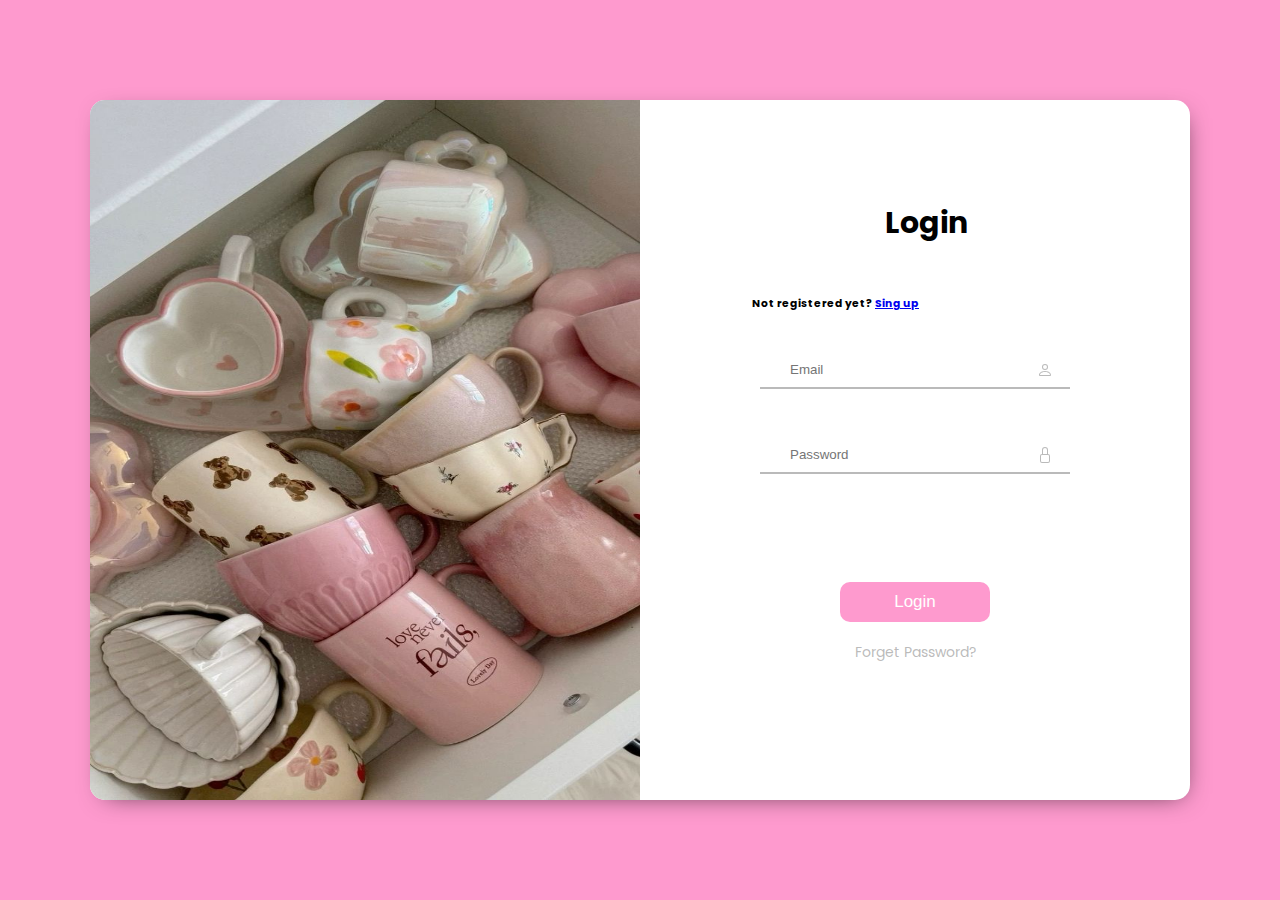
<file: Proyecto_Vane_Lau (2)/Proyecto_Vane_Lau/entrega 3/Entrega-3-JS-main/Login/login.html>
<!DOCTYPE html>
<html lang="en">
<head>
    <meta charset="UTF-8">
    <meta name="viewport" content="width=device-width, initial-scale=1.0">
    <title>TazArte</title>
    <link rel="stylesheet" href="./login.css">
    <link rel="preconnect" href="https://fonts.googleapis.com">
    <link rel="preconnect" href="https://fonts.gstatic.com" crossorigin>
    <link href="https://fonts.googleapis.com/css2?family=Poppins:ital,wght@0,100;0,200;0,300;0,400;0,500;0,600;0,700;0,800;0,900;1,100;1,200;1,300;1,400;1,500;1,600;1,700;1,800;1,900&display=swap" rel="stylesheet">
   
</head>
<body>
    <div class="information">
        <div class="apartado-princial">
            <div class="titulo-1">
                <h2>Login </h2>
            </div>
            
            <div class="info-contacto">
                <div>
                    <h6>Not registered yet? <a id="sing-up" onclick="redirectToSignUp()" href="#">Sing up</a> </h6>
                    <form>
                        <input id="email" type="email" placeholder="Email">
                    </form>

                    <svg  class= icono xmlns="http://www.w3.org/2000/svg" width="16" height="16" fill="currentColor" class="bi bi-person" viewBox="0 0 16 16">
                        <path d="M8 8a3 3 0 1 0 0-6 3 3 0 0 0 0 6m2-3a2 2 0 1 1-4 0 2 2 0 0 1 4 0m4 8c0 1-1 1-1 1H3s-1 0-1-1 1-4 6-4 6 3 6 4m-1-.004c-.001-.246-.154-.986-.832-1.664C11.516 10.68 10.289 10 8 10s-3.516.68-4.168 1.332c-.678.678-.83 1.418-.832 1.664z"/>
                      
                    </svg>
                
                </div>
                <div>
                    <form>
                        <input id="password" type="password" placeholder="Password">
                    </form>
                    <svg class= icono xmlns="http://www.w3.org/2000/svg" width="16" height="16" fill="currentColor" class="bi bi-lock" viewBox="0 0 16 16">
                        <path d="M8 1a2 2 0 0 1 2 2v4H6V3a2 2 0 0 1 2-2m3 6V3a3 3 0 0 0-6 0v4a2 2 0 0 0-2 2v5a2 2 0 0 0 2 2h6a2 2 0 0 0 2-2V9a2 2 0 0 0-2-2M5 8h6a1 1 0 0 1 1 1v5a1 1 0 0 1-1 1H5a1 1 0 0 1-1-1V9a1 1 0 0 1 1-1"/>
                      </svg>
                </div>
                
            </div>
            <div class="botom">
                <form id="loginForm">
                    <input type="submit" value="Login">
                </form>
                <p>Forget Password?</p>
            </div>
        </div>
        <div class="fondo2">
            <img id="img1" src="./registroimagen.jpeg" alt="" width="790px">
        </div>

    </div>

    <script src="login.js"></script>
</body>
</html>
</file>
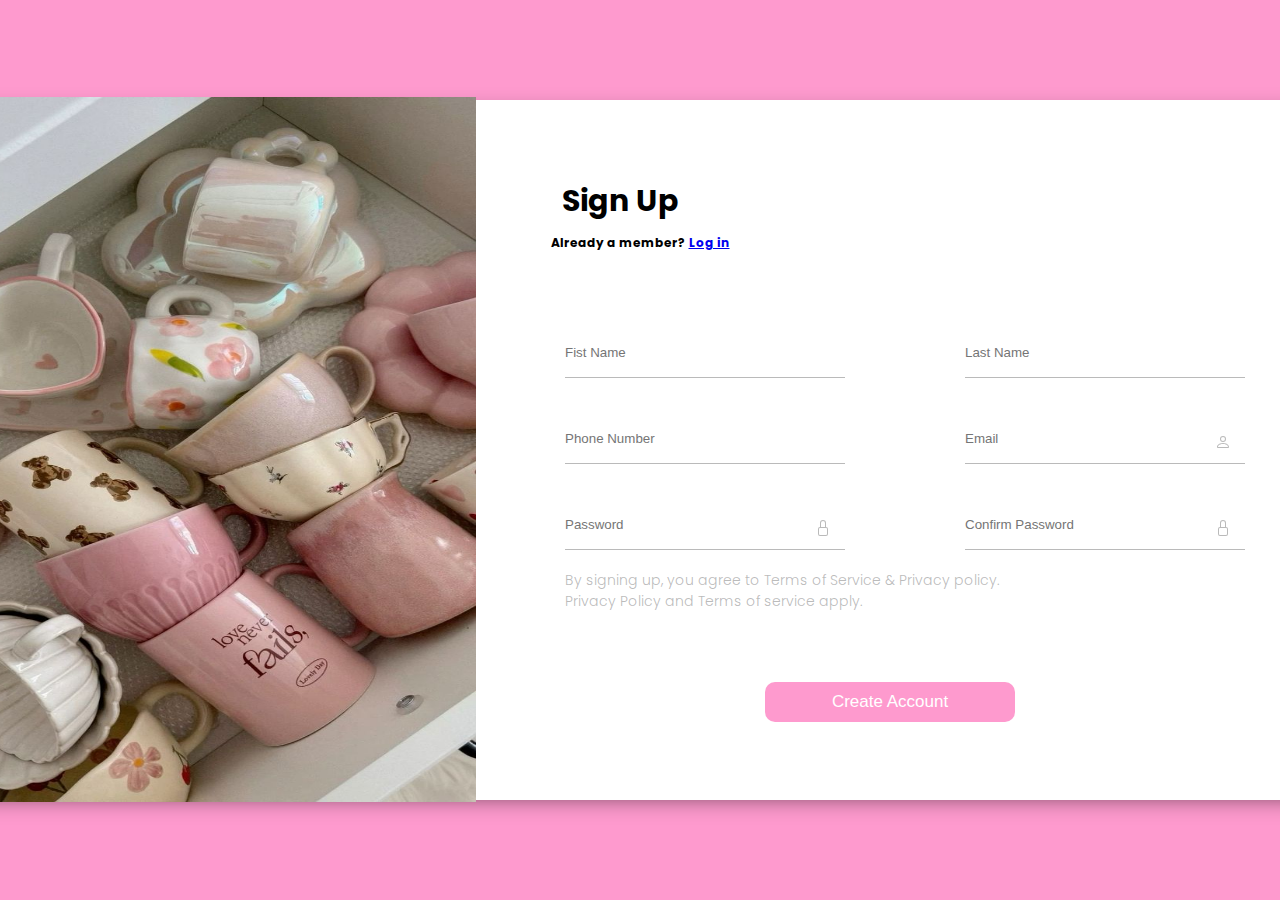
<file: Proyecto_Vane_Lau (2)/Proyecto_Vane_Lau/entrega 3/Entrega-3-JS-main/Registro/registro.html>
<!DOCTYPE html>
<html lang="en">
<head>
    <meta charset="UTF-8">
    <meta name="viewport" content="width=device-width, initial-scale=1.0">
    <title>TazArte</title>
    <link rel="stylesheet" href="./registro.css">
    <link rel="preconnect" href="https://fonts.googleapis.com">
    <link rel="preconnect" href="https://fonts.gstatic.com" crossorigin>
    <link href="https://fonts.googleapis.com/css2?family=Poppins:ital,wght@0,100;0,200;0,300;0,400;0,500;0,600;    
        0,700;0,800;0,900;1,100;1,200;1,300;1,400;1,500;1,600;1,700;1,800;1,900&display=swap" rel="stylesheet">
</head>
<body>
    <div class="fondo2">
        <img id="img1" src="./registroimagen.jpeg" alt="" width="790px">
    </div>
    

    <div class="information">
        
        <div class="apartado-princial">
            
            
            <div class="info-contacto">
                <div class="titulo-1">
               
                    <h2>Sign Up</h2>
                
                </div>
                <div class="log-in">
                    <h6 > Already a member? <a href="../Login/login.html">Log in</a> </h6>
                
                </div>
                <div class="formulario">
                    <div class="form-1">
                        <form>
                            <input id="firstName" type="Fist Name" placeholder="Fist Name">
                        </form>
                        <form>
                            <input id="phoneNumber" type="Phone Number" placeholder="Phone Number">
                        </form>
                        <form>
                            <input id="password" type="password" placeholder="Password">
                        </form>
                        <svg id= icono1 xmlns="http://www.w3.org/2000/svg" width="16" height="16" fill="currentColor" class="bi bi-lock" viewBox="0 0 16 16">
                            <path d="M8 1a2 2 0 0 1 2 2v4H6V3a2 2 0 0 1 2-2m3 6V3a3 3 0 0 0-6 0v4a2 2 0 0 0-2 2v5a2 2 0 0 0 2 2h6a2 2 0 0 0 2-2V9a2 2 0 0 0-2-2M5
                            8h6a1 1 0 0 1 1 1v5a1 1 0 0 1-1 1H5a1 1 0 0 1-1-1V9a1 1 0 0 1 1-1"/>
                        </svg>
                    </div>
                        <div class="form2">
                        <form>
                            <input id="lastName" type="Last Name" placeholder="Last Name">
                        </form>
                        <form>
                            <input id="email" type="email" placeholder="Email">
                        </form>

                        <svg  id= icono2 xmlns="http://www.w3.org/2000/svg" width="16" height="16" fill="currentColor" class="bi bi-person" viewBox="0 0 16 16">
                            <path d="M8 8a3 3 0 1 0 0-6 3 3 0 0 0 0 6m2-3a2 2 0 1 1-4 0 2 2 0 0 1 4 0m4 8c0 1-1 1-1 1H3s-1 0-1-1 1-4 6-4 6 3 6 4m-1-.004c-.001-.246-.154-.986-.832-1.664C11.516 10.68 10.289 10 8 10s-3.516.68-4.168 1.332c-.678.678-.83 1.418-.832 1.664z"/></svg>
                        
                        </svg>
                        <form>
                            <input id="confirmPassword" type="password" placeholder="Confirm Password">
                        </form>
                        <svg id= icono3 xmlns="http://www.w3.org/2000/svg" width="16" height="16" fill="currentColor" class="bi bi-lock" viewBox="0 0 16 16">
                            <path d="M8 1a2 2 0 0 1 2 2v4H6V3a2 2 0 0 1 2-2m3 6V3a3 3 0 0 0-6 0v4a2 2 0 0 0-2 2v5a2 2 0 0 0 2 2h6a2 2 0 0 0 2-2V9a2 2 0 0 0-2-2M5 8h6a1 1 0 0 1 1 1v5a1 1 0 0 1-1 1H5a1 1 0 0 1-1-1V9a1 1 0 0 1 1-1"/>
                            
                        </svg>
                        <div class="info-final">
                            <p>By signing up, you agree to Terms of Service & Privacy policy.<br>
                                Privacy Policy and Terms of service apply.  </p>
                        </div>
                    </div>
                        
                    </div>
                    </div>
                    
                
                <div class="botom">
                    <form id="signupForm">
                       <input type="submit" value=  "Create Account">
                    </form>
                </div>
            </div>
        </div>   

    </div>
    <script src="registro.js"></script>
</body>
</html>
</file>
<file: Proyecto_Vane_Lau (2)/Proyecto_Vane_Lau/entrega 3/Entrega-3-JS-main/Landingpage/index.css>
* {
  padding: 0;
  margin: 0;
  box-sizing: inherit;
}
*::before
*::after

body  {
  font-family: "Poppins", sans-serif;
  font-weight: 400;
  font-style: normal;
  width: 100%;
  display: flex;
}
header  {
  position: fixed;
  background-color: #FE9ACE;
  z-index: 5000;
}
.logo  {
  width: 20%;
  text-align: right;
  justify-content: center;
  text-align: center;
}
.logo img  {
  width: 40px;
  margin-top: 0px;
  justify-content: center;
  text-align: center;
  cursor: pointer;
}
nav  {
  position: fixed;
  width: 100%;
  background-color: #FE9ACE;
  height: 100px;  
  z-index: 1000;
}
.icons  {
  display: flex;
  margin-top: 10px;
  width: 100%;
}
.icons svg  {
  width: 19px;
  height: 30px;
  color: white;
  padding-right: 10px;
  cursor: pointer;
}

.icon-service  {
  width: 40%;
  text-align: left;
  margin-left: 20px;
}
.icon-user  {
  width: 40%;
  text-align: right;
  margin-right: 20px;
}
.barra_busqueda input  {
  border: none;
  border-bottom: 1px solid white;
  height: 25px;
  margin-bottom: 20px;
  padding-right: 5px;
  background-color: transparent;
}
.barra_busqueda ::placeholder  {
  color: rgba(255, 255, 255, 0.758);
  
}
.busqueda  {
  display: flex;
}
.barra_busqueda  {
  position: absolute;
  width: 17%;
  text-align: left;
  margin-left: 20px;
}
#search  {
  position: relative;
  width: 18px;
  height: 18px;
  margin-top: 2px;
  color: white;
  padding-top: 2px;
  margin-left: -25px;
}

.submenu  {
  display: block;
  float: right;
  margin-top: 20px;
  padding-top: 20px;
  background-color: #FE9ACE;
}
#Fantasia  {
  margin-bottom: 4px;
}
.submenu li  {
  margin-top: 10px;
  margin-bottom: 0;
}
.menu  {
  margin-top: 20px;
  justify-content: space-between;
  justify-content: center;
  margin-left: 50%;
  margin-right: 50%;
  width: 70%;
  display: inline-block;
}
.menu > li  {
  float: left;
}
.submenu li a  {
  background-color: #FE9ACE;
}
.menu li ul  {
  display: none;
  position: absolute;
}
.menu li:hover > ul  {
  display: block;
}

ul {
  position: absolute;
  transform: translate(-50%, -50%);
  display: flex;
  li {
    list-style: none;
    a {
      position: relative;
      display: block;
      text-transform: uppercase;
      padding: 3px 50px;
      text-decoration: none;
      color: #ffffff;
      font-family: "Poppins", sans-serif;
      font-size: 12px;
      font-style: normal;
      transition: .5s;
      z-index: 1;
      &:before {
        content: '';
        position: absolute;
        top: 0;
        left: 0;
        width: 100%;
        height: 100%;
        border-top: 1px solid #ffffff;
        border-bottom: 1px solid #ffffff;
        transform: scaleY(2);
        opacity: 0;
        transition: .3s;
      }
      &:after {
        content: '';
        position: absolute;
        top: 1px;
        left: 0;
        width: 100%;
        height: 100%;
        background-color: #FE9ACE;
        transform: scale(0);
        opacity: 0;
        transition: .3s;
        z-index: -1;
      }
      &:hover {
        color: #fff;
        &:before {
          transform: scaleY(1);
          opacity: 1;
        }
        &:after {
          transform: scaleY(1);
          opacity: 1;
        }
      }
    }
  }
}


.slider-wrapper  {
  position: relative;
  max-width: 10rem;
  margin: 0 auto;
}
.slider-wrapper  {
  position: relative;
}
.slider  {
  display: flex;
  aspect-ratio: 10/3.5;
  overflow-x: hidden;
  scroll-snap-type: x mandatory;
  scroll-behavior: smooth;
  box-shadow: 0 1.5rem 3rem --0.75rem hsla(0, 0%, 0%, 0.25);
}
.slider img  {
  flex: 1 0 100%;
  scroll-snap-align: start;
}
.slider-nav  {
  display: flex;
  column-gap: 1rem;
  position: absolute;
  bottom: 15rem;
  left: 50%;
  transform: translate(-50%);
  z-index: 1;
}
.slider-nav a  {
  width: 0.75rem;
  height: 0.75rem;
  border-radius: 50%;
  background-color: #FE9ACE
;
  opacity: 0.75;
  transition: opacity ease 250ms;
}
.slider-nav a:hover  {
  opacity: 1;
}
.button1 button {
  background: rgb(236, 173, 212);
  background: linear-gradient(90deg, rgba(254, 154, 206) 0%, rgb(184, 41, 112) 51%, rgba(240, 65, 124, 0.83) 100%);
  border: #FE9ACE 4px;
  border-radius: 8px;
  width: 150px;
  height: 35px;
  margin-top: 10px;
  font-family: "Poppins", sans-serif;
  font-weight: 500;
  font-style: normal;
  color: white;
  position: absolute;
  bottom: 28rem;
 
}
.button1 button  {
  position: absolute;
  cursor: pointer;
  overflow:hidden;
}
.button1 button span  {
  position: relative;
  width: 100%;
  height: 100px;
  border-radius: 100%;
  background-color: #FE9ACE;
  top: -50%;
  left: -100%; 
  transition: .2s;
}
.button1 button:hover span  {
  left: -10%;
}
.button1 button:hover  {
  color: white;
  background-color: #F80683;
  box-shadow: 0 5px 5px rgb(160, 151, 151);
}
.button1  {
  text-align: right;
  margin-right: 220px;
}

.puclicity   {
  text-align: center ;
  font-family: "Poppins", sans-serif;
  font-weight: 800;
  font-style: normal;
  margin-top: -200px;
  margin-left: 50px;
  color: rgb(252, 163, 233);
  font-size: 20px;
  
}

#parrafo1  {
  text-align: center;
  margin-left:250px;
  margin-right:250px;
  margin-top: 30px;
  font-family: "Poppins", sans-serif;
  font-weight: 500;
  font-style: normal;
  font-size: 15px;
}
.lineahorizontal  {
  width: 50%;
  height: 1px;
  color: #FE9ACE;
  text-align: center;
  margin-top: 200px;
  margin-left: 25%;
  margin-right: 25%;
}
#linea  {
  width: 50%;
  height: 1px;
  color: #FE9ACE;
  text-align: center;
  margin-top: 20px;
  margin-left: 25%;
  margin-right: 25%;
  
}

.Productos  {
  display: flex;
  align-items: center;
  margin-top: 70px; 
  justify-content: center;
  gap: 10%;
}

.Subproduct-1  {
  height: 500px; 
}


.product1  {
  width: 350px;
  height: 350px;
  position: center;
  margin-top: 50px;
  margin-bottom: 50px;
}
.cuadro1  {
  position: center;
  border-radius: 15px;
  background-color: #FE9ACE;
  width: 350px;
  height: 450px;
  margin-top: 0px;

}
.info-product  {
align-items: center;
justify-content: center;
text-align: center;
}
.precio  {
font-family: "Poppins", sans-serif;
font-weight: 800;
font-size: 19px;
font-style: normal;
margin-top: 20px;
  color: #0f0e0f;
  margin-left: -40px;
}
.nombre-producto  {
font-family: "Poppins", sans-serif;
font-weight: 500;
font-style: italic;
margin-top: 20px;
  color: #0f0e0f;
  margin-left: -40px;

}
.linea-text  {
width: 150px;
align-items: center;
justify-content: center;
text-align: center;
height: 1px;
background-color: #FE9ACE;
margin-left: 100px;
margin-left:4;

}

.boton-compra  {
  margin-top: 20px;
  justify-content: center;
  align-items: center;
  text-align: center;
}

.boton-compra button  {
  position: relative;
  border: 0;
  display: inline-block;
  width: 9rem;
  height: auto;
  cursor: pointer;
  outline: none;
  vertical-align: middle;
  background: transparent;
}

.text  {
  position: absolute;
  inset: 0;
  padding: 0.9rem 0;
  margin-left: 1.85rem;
  color: #0f0e0f;
  line-height: 1.6;
  text-align: center;
  transition: all 0.4s ease-in-out;
  font-family: "Poppins", sans-serif;
  font-weight: 500;
  font-style: normal;
}
.circle  {
  position: relative;
  display: block;
  margin: 0;
  width: 3rem;
  height: 3rem;
  background: #FE9ACE;
  border-radius: 1.625rem;
  transition: all 0.4s ease-in-out;
}
.icone  {
  position: absolute;
  top: 0;
  bottom: 0;
  margin: auto;
  background: white;
}
.arrow  {
  left: 0.625rem;
  width: 1.125rem;
  height: 0.125rem;
  background: none;
  transition: all 0.4s ease-in-out;
}
.arrow::before  {
  content: "";
  position: absolute;
  top: -0.3rem;
  right: 0.0625rem;
  width: 0.625rem;
  height: 0.625rem;
  border-top: 0.125rem solid white;
  border-right:0.125rem solid white;
  transform: rotate(45deg);
}
.boton-compra button:hover .circle  {
  width: 100%;
}
.boton-compra button:hover .arrow  {
  background: white;
  transform: translateX(1rem);
}
.boton-compra button:hover .text {
  color: white;
}
#title-us  {
  font-family: "Poppins", sans-serif;
  font-weight: 700;
  font-style: normal;
  font-size: 24px;
  color: #FE9ACE;
  text-align: center;
  align-items: center;
  justify-content: center;
  margin-top: 30px;
  margin-bottom: 30px;
}
#parrafo2  {
  text-align: center;
  margin-left:250px;
  margin-right: 250px;
  margin-top: 30px;
  font-family: "Poppins", sans-serif;
  font-weight: 500;
  font-style: normal;
  font-size: 15px;
  margin-bottom: 40px;
}
#linea2  {
  width: 50%;
  height: 1px;
  background-color: #FE9ACE;
  text-align: center;
  margin-left: 25%;
  margin-right: 25%;
  margin-bottom: 30px;
  margin-top: 20px;
}
#line2  {
  margin-top: 180px;
}

.container2  {
display: flex;
margin-top: 80px;
justify-content: center;
align-items: center;
}
.card_container  {
display: flex;

}
.card_article  {
position: relative;
overflow: hidden;
}
.card_ft  {
width: 328px;
border-radius: 1.5rem;
}
.card_data  {
width:240px;
background-color: white;
padding: 1.2rem 1.2rem;
box-shadow: 0 8px 24px hsl(0, 0%, 0%, .15);
border-radius: 1rem;
position: absolute;
bottom: -6.5rem;
left: 0;
right: 0;
margin-inline: auto;
opacity: 0;
transition: opacity 1s;
}
.card_description  {
display: flex;
font-size: 11px;
margin-bottom: .15rem;
font-family: "Poppins", sans-serif;
font-weight: 400;
font-style: normal;
}
.card_title  {
font-size: 20px;
color: #FE9ACE;
margin-bottom: 5px;
font-family: "Poppins", sans-serif;
font-weight: 700;
font-style: normal;
}
.card_button  {
text-decoration: none;
font-size: 14px;
font-weight: 500;
color: #FE9ACE;
font-family: "Poppins", sans-serif;
font-weight: 400;
font-style: normal;
}
.card_button:hover  {
text-decoration:underline ;
}
.card_article:hover .card_data {
animation: show-data 1s forwards;
opacity: 1;
transition: opacity .2s;
}
.card_article:hover  {
animation: remove-overflow 1s forwards;
}
.card_article:not(:hover)  {
animation: show-overflow 1s forwards;
}
.card_article:not(:hover) .card_data  {
animation: remove-data 1s forwards;
}
@keyframes show-data  {
50%  {
  transform: translateY(-10rem);
}
100%  {
  transform: translateY(-7rem);
}
}

#people-1  {
 margin-right: 15px;
 margin-left: 40px;
}
#people-2  {
  margin-left: 15px;
  margin-right: 20px;
}
.support  {
  display: flex;
  justify-content: center;
  text-align: center;
  align-items: center;
  margin-top: 100px;
  margin-left: 100px;
  margin-right: 100px;
}
.support svg {
  color: #FE9ACE;
  width: 50px;
  height: 50px;
}
.description_shop  {
  font-family: "Poppins", sans-serif;
  font-weight: 300;
  font-style: normal;
  font-size: 13px;
  margin-left: 75px;
  margin-right: 75px;

}
.titleshop  {
  font-family: "Poppins", sans-serif;
  font-weight: 600;
  font-style: normal;
  color: #FE9ACE;
}
#linea3  {
  width: 65%;
  height: 1px;
  background-color: #FE9ACE;
  align-items: center;
  margin-left: 275px;

  margin-bottom: 100px;
  margin-top: 50px;
}
.events  {
  margin-bottom: 100px;
  text-align: center;
  justify-content: center;
}
#newsletter  {
  font-family: "Poppins", sans-serif;
  font-weight: 700;
  font-style: normal;
  font-size: 40px;
  color: #FE9ACE;
}
#trends-news  {
  font-family: "Poppins", sans-serif;
  font-weight: 500;
  font-style: normal;
  font-size: 24px;
}
.events input  {
  height: 35px;
  width: 550px;
  margin-bottom: 20px;
  padding-right: 5px;
  border-radius: 8px;
  background-color: transparent;
  border: 2px solid #C7B7B7;
  padding-left: 30px;
  color: #FE9ACE;
  margin-top: 20px;
  
}
.events input  {
  position: absolute;
  margin-left: -300px;
}

.icono-boton  {
  position: relative;
  margin-left: 500px;
}
.icono-boton svg  {
  color: #FE9ACE;
  margin-top: 28px;
}
footer  {
  display: flex;
  background-color: #FBFAFA;
  height: 500px;
}
.icon-redsocial svg  {
  color: #FE9ACE;
  width: 25px;
  height: 25px;
}
.title-contact  {
  font-family: "Poppins", sans-serif;
  font-weight: 600;
  font-style: normal;
  font-size: 19px;
}
.subtitle  {
  font-family: "Poppins", sans-serif;
  font-weight: 400;
  font-style: normal;
  font-size: 15px;

}
.sub-contact  {
  display: flex;
  margin-top: 20px;
}
.info  {
  font-family: "Poppins", sans-serif;
  font-weight: 400;
  font-style: normal;
  font-size: 12px;
  margin-bottom: 15px;
}
.contact-1 svg  {
  color: #CCCCCC;
  padding-right: 10px;
  margin-top: 3px;
  width: 25px;
  height: 25px;
}
.contact-1  {
  margin-left: 180px;
  margin-top: 50px;
  margin-right: 120px;
 
}

.email svg{
  color: #FE9ACE;
}
.emails  {
  font-family: "Poppins", sans-serif;
  font-weight: 400;
  font-style: normal;
  font-size: 15px;
  color: #FE9ACE;
  margin-top: 40px;
}
.parraf  {
  font-family: "Poppins", sans-serif;
  font-weight: 400;
  font-style: normal;
  font-size: 15px;
  margin-top: 20px;
}
.contact-2 {
  margin-top: 50px;
  margin-right: 120px;
}
.contact-3 {
  margin-top: 50px;
  margin-right: 120px;
}
.contact-4 {
  margin-top: 50px;
}
.icon-redsocial  {
  margin-top: 80px;
  margin-left: 35px;
  margin-right: 200px;
}
</file>
<file: Proyecto_Vane_Lau (2)/Proyecto_Vane_Lau/entrega 3/Entrega-3-JS-main/Detalle/detalle.css>
* {
    padding: 0;
    margin: 0;
    box-sizing: inherit;
  }
  *::before
  *::after

  body  {
    font-family: "Poppins", sans-serif;
    font-weight: 400;
    font-style: normal;
    width: 100%;
    display: flex;
  }
  header  {
    position: fixed;
    background-color: #FE9ACE;
    z-index: 5000;
  }
  .logo  {
    width: 20%;
    text-align: right;
    justify-content: center;
    text-align: center;
  }
  .logo img  {
    width: 50px;
    margin-top: 0px;
    justify-content: center;
    text-align: center;
    cursor: pointer;
  }
  nav  {
    position: fixed;
    width: 100%;
    background-color: #FE9ACE;
    height: 130px;  
    z-index: 1000;
  }
  .icons  {
    display: flex;
    margin-top: 10px;
    width: 100%;
    cursor: pointer;
  }
  .icons svg  {
    width: 19px;
    height: 30px;
    color: white;
    padding-right: 10px;
  }
  
  .icon-service  {
    width: 40%;
    text-align: left;
    margin-left: 20px;
  }
  .icon-user  {
    width: 40%;
    text-align: right;
    margin-right: 20px;
  }
  .barra_busqueda input  {
    border: none;
    border-bottom: 1px solid white;
    height: 25px;
    margin-bottom: 20px;
    padding-right: 5px;
    background-color: transparent;
  }
  .barra_busqueda ::placeholder  {
    color: rgba(255, 255, 255, 0.758);
    
  }
  .busqueda  {
    display: flex;
  }
  .barra_busqueda  {
    position: absolute;
    width: 30%;
    text-align: left;
    margin-left: 20px;
  }
  #search  {
    position: relative;
    width: 18px;
    height: 18px;
    margin-top: 2px;
    color: white;
    padding-top: 2px;
    margin-left: -25px;
  }

  .submenu  {
    display: block;
    float: right;
    margin-top: 20px;
    padding-top: 20px;
    background-color: #FE9ACE;
  }
  #rings  {
    margin-bottom: 4px;
  }
  .submenu li  {
    margin-top: 10px;
    margin-bottom: 0;
  }
  .menu  {
    margin-top: 20px;
    justify-content: space-between;
    justify-content: center;
    margin-left: 50%;
    margin-right: 50%;
    width: 70%;
    display: inline-block;
  }
  .menu > li  {
    float: left;
  }
  .submenu li a  {
    background-color: #FE9ACE;
  }
  .menu li ul  {
    display: none;
    position: absolute;
  }
  .menu li:hover > ul  {
    display: block;
  }

  ul {
    position: absolute;
    transform: translate(-50%, -50%);
    display: flex;
    li {
      list-style: none;
      a {
        position: relative;
        display: block;
        text-transform: uppercase;
        padding: 3px 50px;
        text-decoration: none;
        color: #ffffff;
        font-family: "Poppins", sans-serif;
        font-size: 12px;
        font-style: normal;
        transition: .5s;
        z-index: 1;
        &:before {
          content: '';
          position: absolute;
          top: 0;
          left: 0;
          width: 100%;
          height: 100%;
          border-top: 1px solid #ffffff;
          border-bottom: 1px solid #ffffff;
          transform: scaleY(2);
          opacity: 0;
          transition: .3s;
        }
        &:after {
          content: '';
          position: absolute;
          top: 1px;
          left: 0;
          width: 100%;
          height: 100%;
          background-color: #FE9ACE;
          transform: scale(0);
          opacity: 0;
          transition: .3s;
          z-index: -1;
        }
        &:hover {
          color: #fff;
          &:before {
            transform: scaleY(1);
            opacity: 1;
          }
          &:after {
            transform: scaleY(1);
            opacity: 1;
          }
        }
      }
    }
  }
  
.infor {
  background-color: #FE9ACE;
  width: 500px;
  height: 600px ;
  position: relative;
  border-radius: 15px;
  margin: 0 auto;
  margin-bottom: 100px;
  box-shadow: 4px 6px 26px -12px rgba(0,0,0,0.76);
  margin-top: 90%;
  margin-left: -300px; 
  background-repeat: no-repeat;
  background-size: cover;
  background-attachment: fixed;   
  left: 50%;
  top: -450px;
}
.infor-2{
  margin-top: 300px;
  background-color: #FFFFFF;
  position: relative;
  width: 400px;
  height: 470px;
  border-radius: 15px;
  margin: 0 auto;  
  top: 50px; 
}
.boton{
  border: none;
  width: 250px;
  height: 40px;
  background-color:#FE9ACE;
  border-radius: 10px;
  color: white;
  font-size: 17px;
  cursor: pointer; 
  transition: background-color 0.3s;
  margin-top: 20px;
  margin-left:85px;
    
}
.aviso-compra-oculto {
  display: none;
  position: fixed;
  text-align: center;
  transform: translate(-50%, -50%);
  background-color: #f0f0f0;
  padding: 20px;
  border-radius: 5px;
  box-shadow: 0 0 10px rgba(0, 0, 0, 0.5);
  z-index: 1000;
  color: white;
}

.aviso-compra-visible {
  display: block;
  color:#FE9ACE;
  margin-top: 150px;
  font-family: "Poppins", sans-serif;
  font-weight: 700;
  font-style: normal;
  font-size: 20px;
  margin-left: 100px;
}
#compra-boton {
  border: none;
  width: 250px;
  height: 40px;
  background-color:#FE9ACE;
  border-radius: 10px;
  color: white;
  font-size: 17px;
  cursor: pointer; 
  transition: background-color 0.3s;
   
}
.boton:hover   {
  box-shadow: 0 0 8px #FE9ACE;
}

.contenedor-imagen-info {
  position: absolute;
  width: 100%;

}
.contenedor-imagen-info img {
  width: 500px; 
  height: 450px;
  margin-top:235px;
  position: absolute;
  left: 90px;
  top: 0;
  margin-left: 5% ;
}
.contenedor-info {
    
  position: absolute;
  align-items: center;
  top: 0;
  right: 0;
  width: 50%; 
  height: 100%; 
  margin-bottom: 100px;
}
.descripcion-producto
{
  margin-top:700px ;
  font-family: "Poppins", sans-serif;
}
.descripcion-producto h2  {
  font-size: 28px;
  font-family: "Poppins", sans-serif;
  font-weight: 800;
  font-style: normal;
}
.descripcion-producto h2, #character, #material, #categ  {
  text-align: center;
  margin-bottom: 4px;
}

.info-prodt {
  margin-left: 170px;
  margin-right: 850px;
}
#character
{
  font-family: "Poppins", sans-serif;
  font-weight: 600;
  font-style: normal;
  font-size: 18px;
  color: #FE9ACE;
}
#material
{
  text-align: center;
  font-family: "Poppins", sans-serif;
  font-weight: 600;
  font-style: italic;
  font-size: 15px;
  color:#FE9ACE;
}
#categ {
  font-family: "Poppins", sans-serif;
  font-weight: 500;
  font-style: normal;
}
#description  {
  margin-top: 20px;
  font-family: "Poppins", sans-serif;
  font-weight: 700;
  font-style: normal;
  color: #FE9ACE;
}
#descript  {
  margin-top: 14px;
  text-align: center;
  font-family: "Poppins", sans-serif;
  font-weight: 400;
  font-style: normal;
  margin-bottom: 50px;
}

#basura
{
  margin-left: 370px;
  margin-top: 15px ;
}
#titulo
{
  margin-top: 8px;
  margin-left:20px;
  font-family: "Poppins", sans-serif;
}
.infor{
  font-family: "Poppins", sans-serif;
}
#ref  {
  font-family: "Poppins", sans-serif;
  font-weight: 300;
  font-style: normal;
  color: #FE9ACE;
  margin-bottom: 50px;
}
.STANDARD
{
    margin-top: 20px;
    margin-left:20px;
    color: #FE9ACE;
    font-family: "Poppins", sans-serif;
}
.Boleyn
{
    margin-top: 70px;
    margin-left:20px;
    font-family: "Poppins", sans-serif;
}
.Subtotal 
{
  margin-top: 110px;
  margin-left:20px;
  font-family: "Poppins", sans-serif;
  font-weight: 700;
  font-style: normal;
  font-size: 20px;
}
.IVA  {
  margin-top: 10px;
  margin-left:20px;
  font-family: "Poppins", sans-serif;
  font-weight: 500;
  font-style: italic;
  font-size: 18px;
}
.total
{
  margin-top: 10px;
  margin-left:20px;
  font-family: "Poppins", sans-serif;
  font-weight: 700;
  font-style: normal;
}

footer  {
  display: flex;
  background-color: #FBFAFA;
  height: 500px;
  position: absolute;
  margin-top: 1150px;
}
.icon-redsocial svg  {
  color: #FE9ACE;
  width: 25px;
  height: 25px;
}
.title-contact  {
  font-family: "Poppins", sans-serif;
  font-weight: 600;
  font-style: normal;
  font-size: 19px;
}
.subtitle  {
  font-family: "Poppins", sans-serif;
  font-weight: 400;
  font-style: normal;
  font-size: 15px;

}
.sub-contact  {
  display: flex;
  margin-top: 20px;
}
.info  {
  font-family: "Poppins", sans-serif;
  font-weight: 400;
  font-style: normal;
  font-size: 12px;
  margin-bottom: 15px;
}
.contact-1 svg  {
  color: #CCCCCC;
  padding-right: 10px;
  margin-top: 3px;
  width: 25px;
  height: 25px;
}
.contact-1  {
  margin-left: 180px;
  margin-top: 50px;
  margin-right: 120px;
 
}

.email svg{
  color: #FE9ACE;
}
.emails  {
  font-family: "Poppins", sans-serif;
  font-weight: 400;
  font-style: normal;
  font-size: 15px;
  color: #FE9ACE;
  margin-top: 40px;
}
.parraf  {
  font-family: "Poppins", sans-serif;
  font-weight: 400;
  font-style: normal;
  font-size: 15px;
  margin-top: 20px;
}
.contact-2 {
  margin-top: 50px;
  margin-right: 120px;
}
.contact-3 {
  margin-top: 50px;
  margin-right: 120px;
}
.contact-4 {
  margin-top: 50px;
}
.icon-redsocial  {
  margin-top: 80px;
  margin-left: 35px;
  margin-right: 200px;
}
</file>
<file: Proyecto_Vane_Lau (2)/Proyecto_Vane_Lau/entrega 3/Entrega-3-JS-main/Login/login.css>
* {
    padding: 0;
    margin: 0;
  }
body{ 
    font-family: "Poppins", sans-serif;
    font-weight: 400;
    font-style: normal;
    height: 100vh;
    background-color:#FE9ACE;
    background-position: center;
    background-repeat: no-repeat;
    background-size: cover;
    background-attachment: fixed;
    display: flex;
    justify-content: center;
    align-items: center;
    display: flex;
    
 }
 

.information  {
    background-color: white;
    height: 700px;
    width: 1100px;
    -webkit-box-shadow: 4px 6px 26px -12px rgba(0,0,0,0.76);
    -moz-box-shadow: 4px 6px 26px -12px rgba(0,0,0,0.76);
    box-shadow: 4px 6px 26px -12px rgba(0,0,0,0.76);
    display: flex;
    justify-content: space-between;
    order: 1;
    border-radius: 15px;    
    
}
.apartado-princial {
    order: 2;
    width: 700px;
}
#img1  {
    width: 550px;
    height: 700px;
    border-top-left-radius: 15px;
    border-bottom-left-radius: 15px;
}
.fondo2  {
    order: 1;  
    align-items: center;
    justify-content: center;
}

.info-contacto svg.icono
{
    margin-left: 285px;
}

.titulo-1  {
    margin-top:100px;
    display: inline-flex;
    margin-left: 245px;
    font-family: "Poppins", sans-serif;
    font-weight: 700;
    font-style: normal;
    font-size: 20px;    
}
.titulo-1 p  {
    margin-top: 30px;
    font-weight: bold;
    margin-left: 10px;
}

.second  {
    align-items: center;
    justify-content: center;
    display: flex;
    margin-top: 10px;
    margin-bottom: 70px;
}
.info-contacto  {
    display: flex;
    flex-direction: column;
    align-items: center;
    justify-content:center;
    object-position: 5px 10%;
    margin-top: 50px;
    font-family: "Poppins", sans-serif;
    font-weight: 400;
    font-style: normal;   
}


.info-contacto input  {
    background-color: transparent;
    border: none;
    border-bottom: 2px  solid rgba(128, 128, 128, 0.546);
    border-radius: 0;
    width: 280px;
    height: 35px;
    padding-left: 30px;
    margin: 8px;
    color: rgba(128, 128, 128, 0.546);
    margin-top: 40px;
    
}
.info-contacto svg  {
    position: absolute;
    margin-top: -35px;
    margin-left: 15px;
    color: rgba(128, 128, 128, 0.546);
}
.verification  {
    display: flex;
    align-items: end;
    justify-content: end;
    margin-top: -17px;
    margin-right: 25px;
    font-weight: bold;
}
.verification p  {
    position: absolute; 
    font-style: italic;
}
.botom  {
    margin-top: 100px;
    margin-left: 200px;
    margin-right: 200px;
    align-items: center;
    justify-content: center;
    margin-bottom: 300px;
   

}
.botom p  {
    margin-left: 15px;
    font-size: 14px;
    color: rgba(128, 128, 128, 0.546);
    margin-top: 20px;
}
.botom input  {
    border: none;
    width: 150px;
    height: 40px;
    background-color:#FE9ACE;
    border-radius: 10px;
    color: white;
    font-size: 17px;
    cursor: pointer; 
    transition: background-color 0.3s;
}
.botom input[type="submit"]:hover {
    background-color: #FE9ACE
}
#sing-up  {
    cursor: pointer;
}
</file>
<file: Proyecto_Vane_Lau (2)/Proyecto_Vane_Lau/entrega 3/Entrega-3-JS-main/Registro/registro.css>
* {
    padding: 0;
    margin: 0;
  }
body{ 
    font-family: "Poppins", sans-serif;
    font-weight: 400;
    font-style: normal;
    height: 100vh;
    background-color:#FE9ACE;
    background-position: center;
    background-repeat: no-repeat;
    background-size: cover;
    background-attachment: fixed;
    display: flex;
    justify-content: center;
    align-items: center;
    display: flex;
    
 }
 

.information  {
    background-color: white;
    height: 700px;
    width: 1400px;
    -webkit-box-shadow: 4px 6px 26px -12px rgba(0,0,0,0.76);
    -moz-box-shadow: 4px 6px 26px -12px rgba(0,0,0,0.76);
    box-shadow: 4px 6px 26px -12px rgba(0,0,0,0.76);
    display: flex;
    justify-content: space-between;
    order: 1;
    border-radius: 15px;   
    position:absolute;
    
}

.apartado-princial {
    flex: 1;
    order: 2;
    width: 705px;

    display: flex;
    flex-direction: column;
    align-items: center;
    justify-content: center;
    
}
#img1  {
    width: 572px;
    height: 705px;
    border-top-left-radius: 15px;
    border-bottom-left-radius: 15px;
    position: relative;
    margin-right: 900px;
    margin-top: 5px;

}
.fondo2  {
    
    order: 1;  
    align-items: center;
    justify-content: center;
    margin: left 0px;
      
}

.info-contacto svg.icono
{
    margin-left: 285px;
}

.titulo-1  {
    margin-top:  500px;
    display: inline-flex;
    margin-left: -170px;
    font-family: "Poppins", sans-serif;
    font-weight: 700;
    font-style: normal;
    font-size: 20px;    
}
.log-in  {
    margin-left: -130px;
    font-size: 18px;
    font-family: "Poppins", sans-serif;
    font-weight: 400;
    font-style: normal;
    margin-top: 10px;
    margin-bottom: 30px;
}


.first  {
    display: flex;
    align-items: center;
    justify-content: center;
    margin-top: 60px;
}
.second  {
    align-items: center;
    justify-content: center;
    display: flex;
    margin-top: 10px;
    margin-bottom: 70px;
}
.info-contacto  {
    display: flex;
    flex-direction: column;
    align-items: center;
    justify-content:center;
    font-family: "Poppins", sans-serif;
    font-weight: 400;
    font-style: normal; 
    margin-top: 0;
      
}


.info-contacto input  {
    background-color: transparent;
    border: none;
    border-bottom: 1px  solid rgba(128, 128, 128, 0.546);
    border-radius: 0;
    width: 280px;
    height: 50px;
    margin: 0px;
    color: rgba(128, 128, 128, 0.546);
    margin-top: 35px;

}
.info-contacto svg  {
    position: absolute;
    margin-top: 140px;
    margin-left: 5px;
    margin-right: 80px;
    color: rgba(128, 128, 128, 0.546);
    
    

}
.info-contacto
{
    display: flex;
    flex-direction: column;
    align-items: center;
    justify-content:center;
    object-position: 0px 10%;
    margin-top: 0px;
    font-family: "Poppins", sans-serif;
    font-weight: 300;
    font-style: normal; 
    margin-left:130px;
   
 
}
.form-1
{
    margin-top: 10px; 
    margin-left: 400px;

}

.form2 {
    margin-top: -258px; 
    margin-left: 800px;
}

.botom  {
   
   margin-top: 70px;
    align-items: center;
    justify-content: center;
    margin-bottom: 500px;
    justify-content: center;
    text-align: center;
    margin-left: 500px;

}

.botom p  {
    margin-left: 0px;
    font-size: 14px;
    color: rgba(128, 128, 128, 0.546);
    margin-top: 10px;
}

.botom input  {
    border: none;
    width: 250px;
    height: 40px;
    background-color:#FE9ACE;
    border-radius: 10px;
    color: white;
    font-size: 17px;
    cursor: pointer; 
    transition: background-color 0.3s;
    
}
    
.botom input[type="submit"]:hover {
    background-color: #FE9ACE
}
input {
    outline: none;
}


.info-final {

    margin-left: -400px;
    font-size: 14px;
    color: rgba(128, 128, 128, 0.546);
    margin-top: 20px;
}
#icono1
{
    margin-top: -30px;
    margin-left:250px;
}
#icono2
{
    margin-top: -30px;
    margin-left:250px;
}
#icono3
{
    margin-top: -30px;
    margin-left:250px; 
}
</file>
